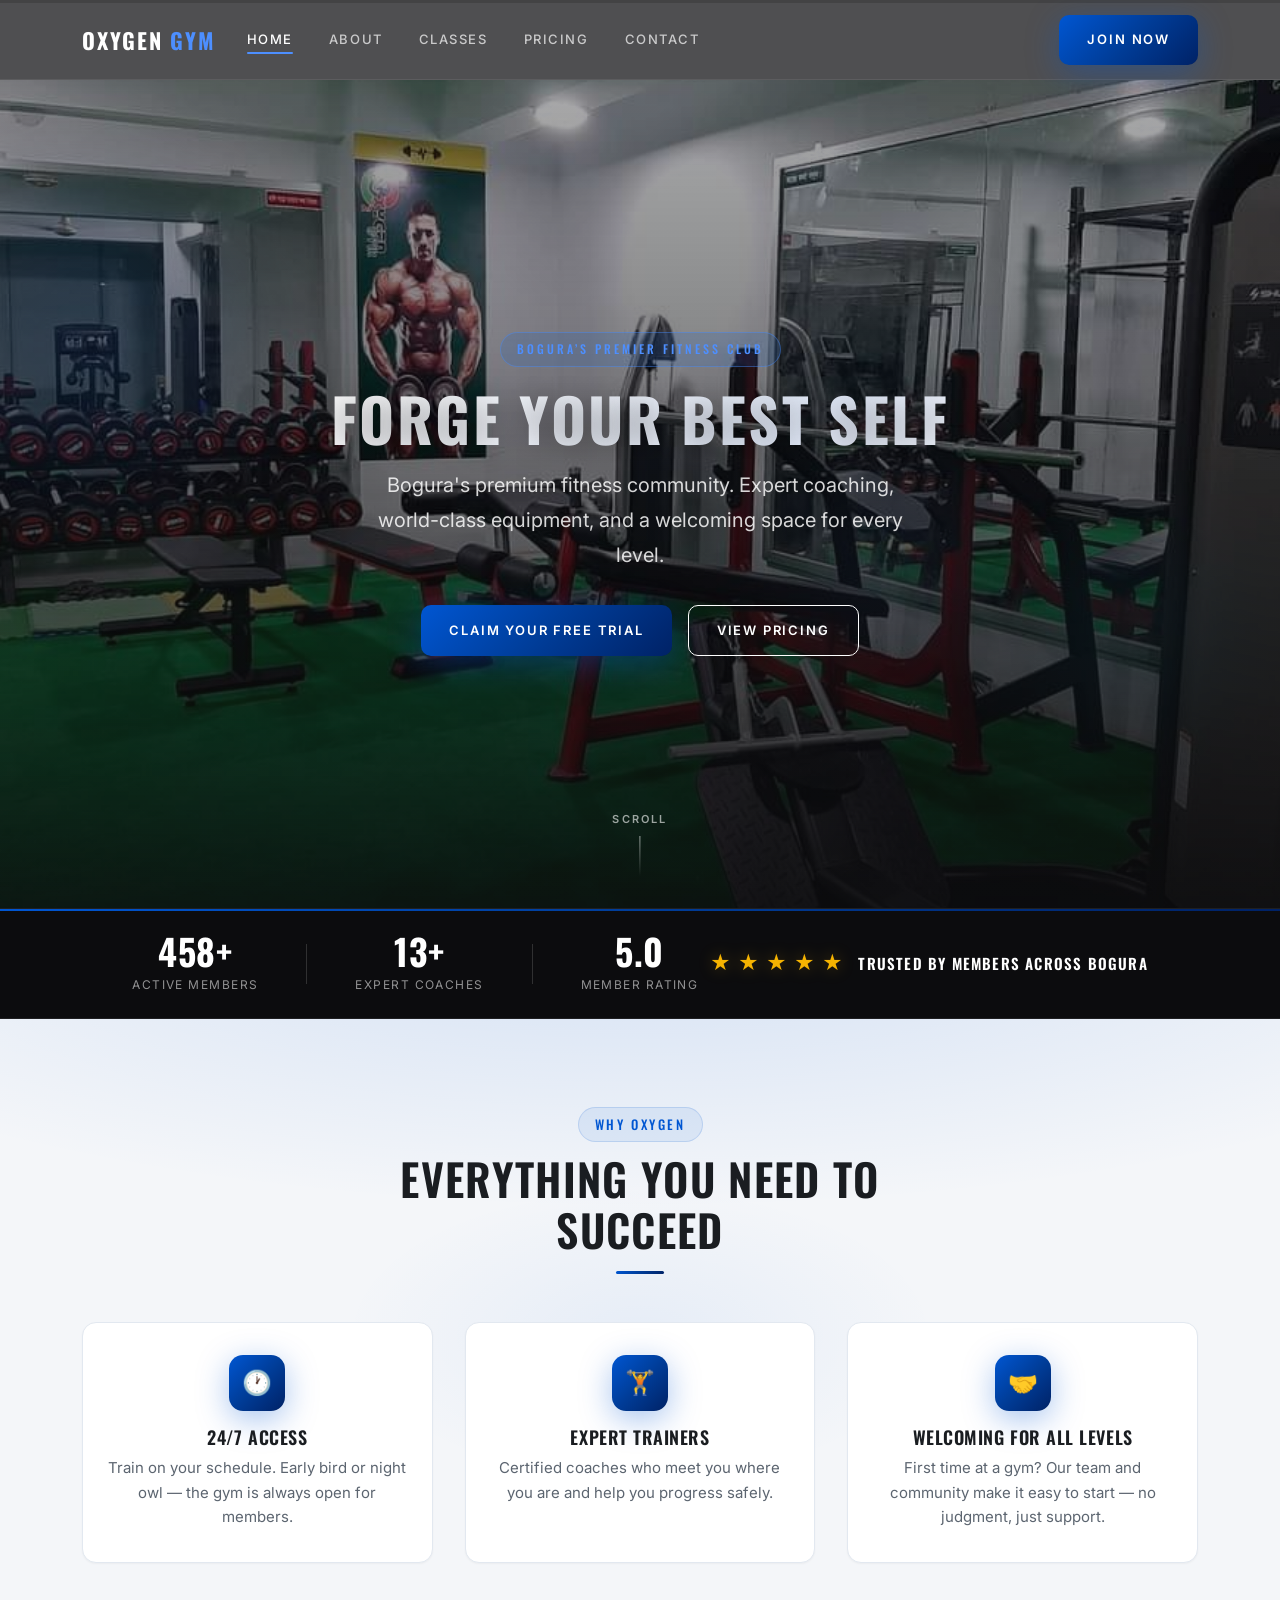
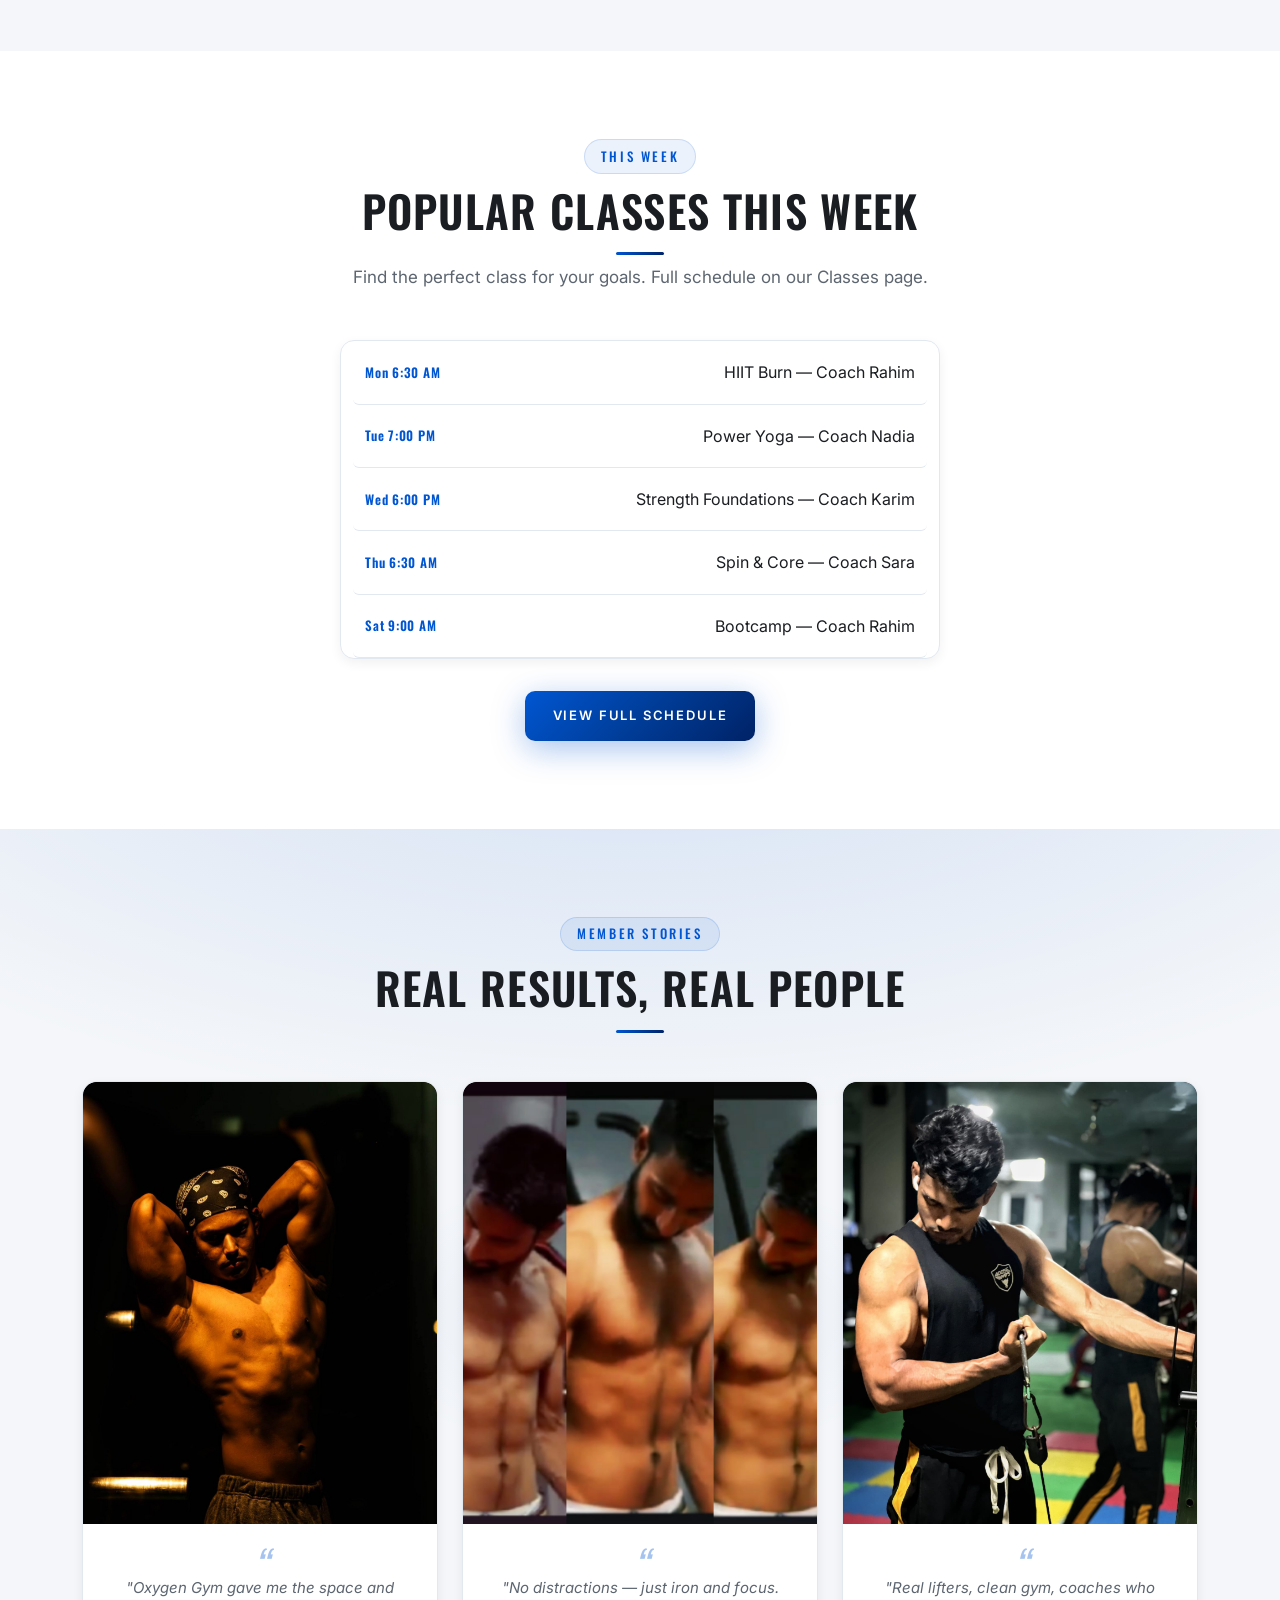
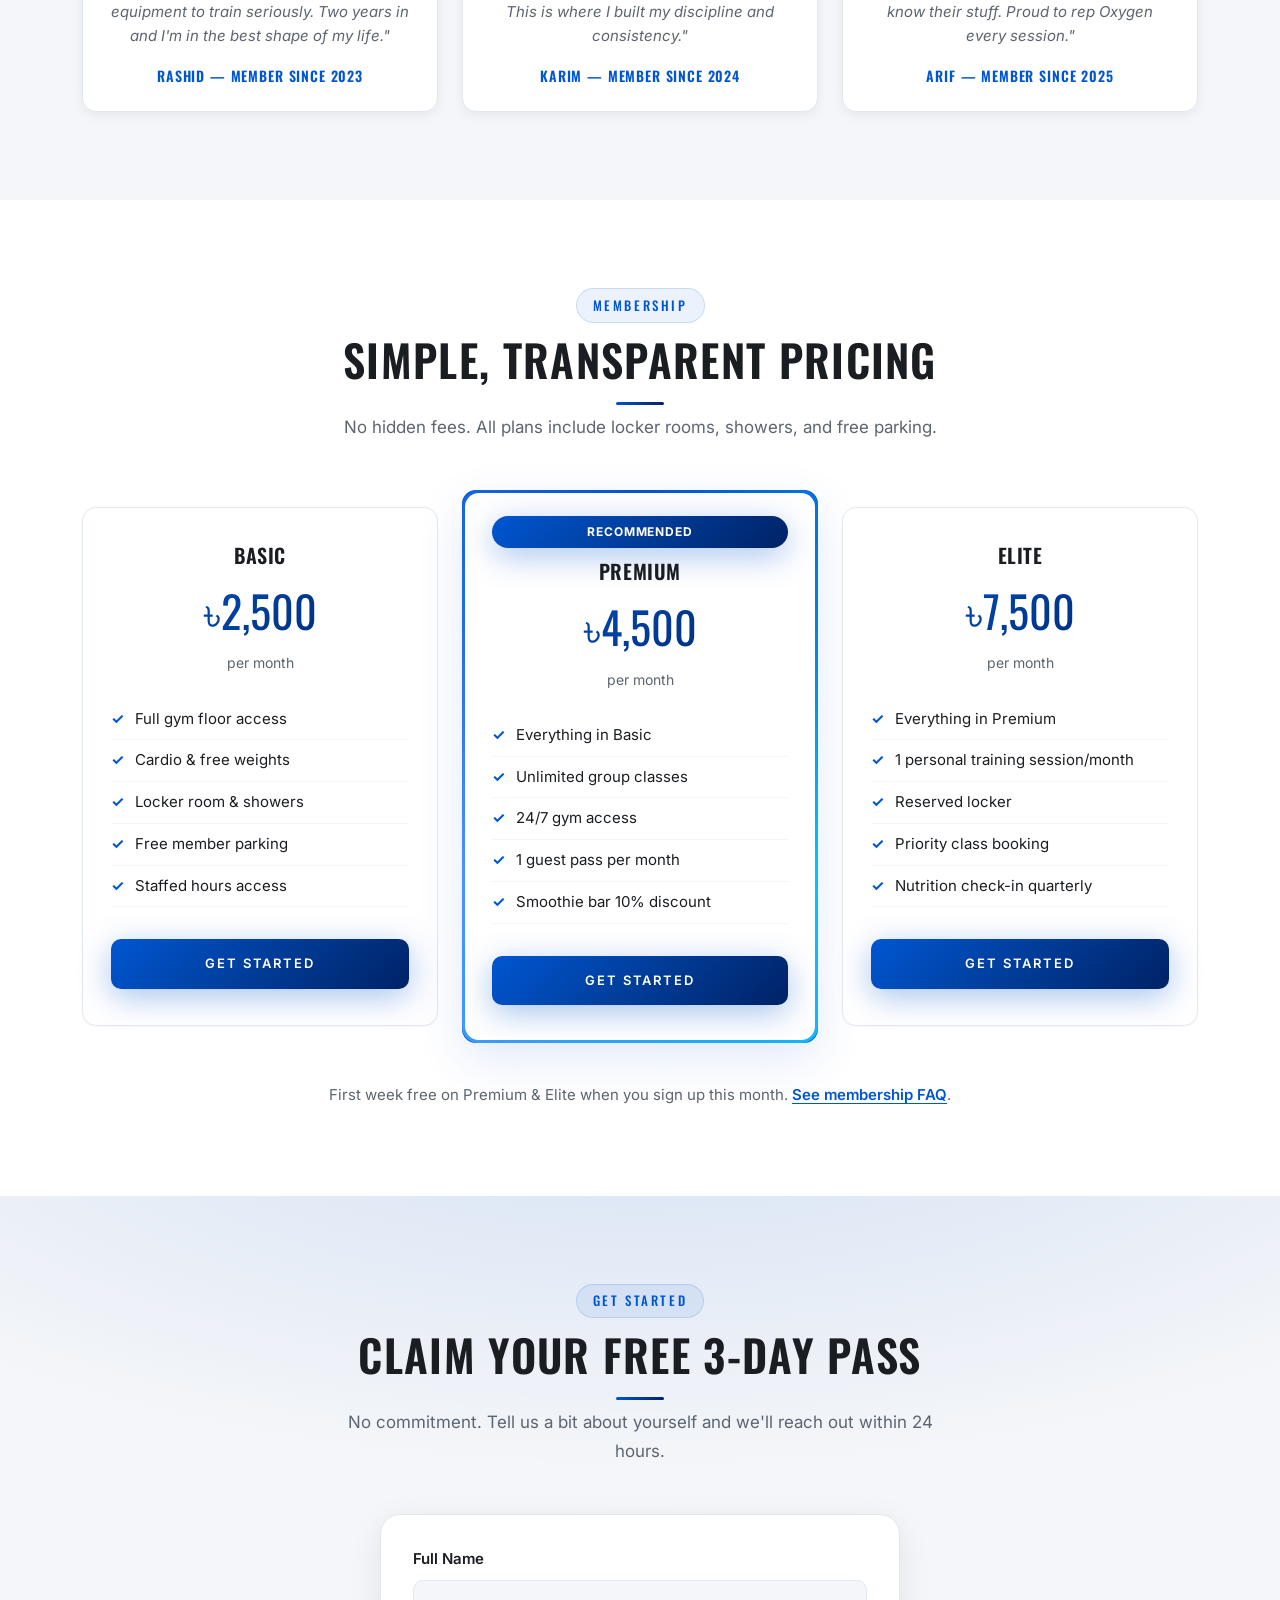
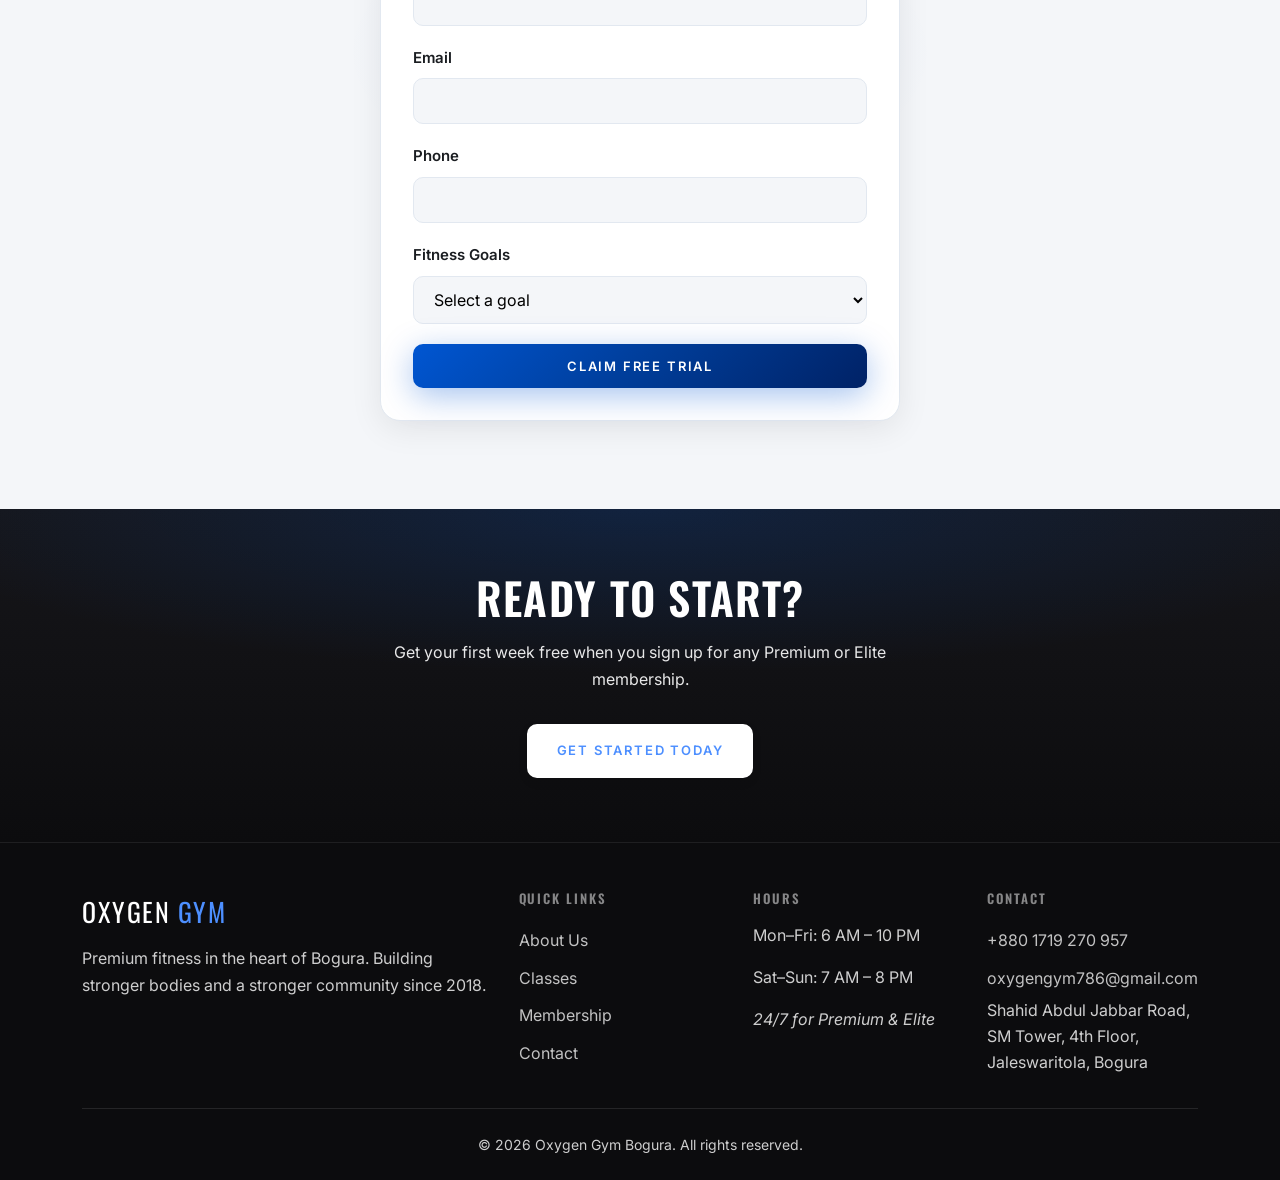
<file: index.html>
<!DOCTYPE html>
<html lang="en">
<head>
  <meta charset="UTF-8">
  <meta name="viewport" content="width=device-width, initial-scale=1.0">
  <title>Oxygen Gym Bogura | Forge Your Best Self — Free Trial</title>
  <meta name="description" content="Premium fitness in Bogura. 24/7 access, expert trainers, group classes. Claim your free trial at Oxygen Gym today.">
  <meta property="og:title" content="Oxygen Gym Bogura | Forge Your Best Self">
  <meta property="og:description" content="Premium fitness in Bogura. Claim your free trial today.">
  <meta property="og:type" content="website">
  <meta property="og:image" content="https://images.unsplash.com/photo-1534438327276-14e5300c3a48?w=1200">
  <link rel="preconnect" href="https://fonts.googleapis.com">
  <link rel="preconnect" href="https://fonts.gstatic.com" crossorigin>
  <link href="https://fonts.googleapis.com/css2?family=Inter:wght@400;500;600;700&family=Oswald:wght@400;500;600;700&display=swap" rel="stylesheet">
  <link rel="stylesheet" href="css/variables.css">
  <link rel="stylesheet" href="css/base.css">
  <link rel="stylesheet" href="css/components.css">
  <link rel="stylesheet" href="css/pages.css">
  <link rel="stylesheet" href="css/premium.css">
  <link rel="stylesheet" href="css/animations.css">
  <link rel="icon" href="data:image/svg+xml,<svg xmlns='http://www.w3.org/2000/svg' viewBox='0 0 100 100'><text y='.9em' font-size='90'>💪</text></svg>">
  <script type="application/ld+json">
  {
    "@context": "https://schema.org",
    "@type": "HealthClub",
    "name": "Oxygen Gym",
    "description": "Premium fitness center in Bogura, Bangladesh",
    "address": {
      "@type": "PostalAddress",
      "streetAddress": "Shahid Abdul Jabbar Road, SM Tower, 4th Floor, Jaleswaritola, Bogura",
      "addressLocality": "Bogura",
      "addressCountry": "BD"
    },
    "telephone": "+880-1712-345678",
    "email": "oxygengym786@gmail.com",
    "openingHoursSpecification": [
      {
        "@type": "OpeningHoursSpecification",
        "dayOfWeek": ["Monday","Tuesday","Wednesday","Thursday","Friday"],
        "opens": "06:00",
        "closes": "22:00"
      },
      {
        "@type": "OpeningHoursSpecification",
        "dayOfWeek": ["Saturday","Sunday"],
        "opens": "07:00",
        "closes": "20:00"
      }
    ]
  }
  </script>
</head>
<body>
  <header class="site-header">
    <div class="container site-header__inner">
      <a href="index.html" class="site-logo">Oxygen <span>Gym</span></a>
      <nav class="site-nav" aria-label="Main navigation">
        <ul class="site-nav__list">
          <li><a href="index.html" class="site-nav__link" data-nav>Home</a></li>
          <li><a href="about.html" class="site-nav__link" data-nav>About</a></li>
          <li><a href="classes.html" class="site-nav__link" data-nav>Classes</a></li>
          <li><a href="membership.html" class="site-nav__link" data-nav>Pricing</a></li>
          <li><a href="contact.html" class="site-nav__link" data-nav>Contact</a></li>
        </ul>
      </nav>
      <a href="contact.html" class="btn btn--primary header-cta" data-track="join_now_header">Join Now</a>
      <button class="menu-toggle" type="button" aria-label="Open menu" aria-expanded="false" aria-controls="mobile-nav">
        <span class="menu-toggle__bar"></span>
        <span class="menu-toggle__bar"></span>
        <span class="menu-toggle__bar"></span>
      </button>
    </div>
    <nav id="mobile-nav" class="mobile-nav" aria-label="Mobile navigation">
      <ul class="mobile-nav__list">
        <li><a href="index.html" class="mobile-nav__link" data-nav>Home</a></li>
        <li><a href="about.html" class="mobile-nav__link" data-nav>About</a></li>
        <li><a href="classes.html" class="mobile-nav__link" data-nav>Classes</a></li>
        <li><a href="membership.html" class="mobile-nav__link" data-nav>Pricing</a></li>
        <li><a href="contact.html" class="mobile-nav__link" data-nav>Contact</a></li>
      </ul>
      <a href="contact.html" class="btn btn--primary" data-track="join_now_mobile">Join Now</a>
    </nav>
  </header>

  <main>
    <section class="hero">
      <div class="hero__bg" style="background-image: url('assets/images/image.png');" role="img" aria-label="Oxygen Gym facility"></div>
      <div class="hero__overlay" aria-hidden="true"></div>
      <div class="hero__orbs" aria-hidden="true">
        <span class="hero__orb hero__orb--1"></span>
        <span class="hero__orb hero__orb--2"></span>
        <span class="hero__orb hero__orb--3"></span>
      </div>
      <div class="hero__content">
        <p class="hero__eyebrow">Bogura&rsquo;s Premier Fitness Club</p>
        <h1>Forge Your Best Self</h1>
        <p class="hero__subtitle">Bogura's premium fitness community. Expert coaching, world-class equipment, and a welcoming space for every level.</p>
        <div class="hero__actions">
          <a href="#trial-form" class="btn btn--primary" data-track="claim_trial_hero">Claim Your Free Trial</a>
          <a href="membership.html" class="btn btn--outline">View Pricing</a>
        </div>
      </div>
      <div class="hero__scroll-hint" aria-hidden="true">Scroll</div>
    </section>

    <div class="social-proof">
      <div class="container social-proof__inner">
        <div class="social-proof__stats">
          <div class="social-proof__stat">
            <span class="social-proof__stat-value" data-counter data-target="500" data-suffix="+">0</span>
            <span class="social-proof__stat-label">Active Members</span>
          </div>
          <span class="social-proof__divider" aria-hidden="true"></span>
          <div class="social-proof__stat">
            <span class="social-proof__stat-value" data-counter data-target="15" data-suffix="+">0</span>
            <span class="social-proof__stat-label">Expert Coaches</span>
          </div>
          <span class="social-proof__divider" aria-hidden="true"></span>
          <div class="social-proof__stat">
            <span class="social-proof__stat-value">5.0</span>
            <span class="social-proof__stat-label">Member Rating</span>
          </div>
        </div>
        <div class="social-proof__stars" aria-label="5 out of 5 stars">
          <span>★</span><span>★</span><span>★</span><span>★</span><span>★</span>
        </div>
        <p class="social-proof__text">Trusted by members across Bogura</p>
      </div>
    </div>

    <section class="section section--light">
      <div class="container">
        <div class="section__header">
          <span class="section__label">Why Oxygen</span>
          <h2>Everything You Need to Succeed</h2>
        </div>
        <div class="grid-3">
          <article class="value-prop">
            <div class="value-prop__icon" aria-hidden="true">🕐</div>
            <h3 class="value-prop__title">24/7 Access</h3>
            <p class="value-prop__text">Train on your schedule. Early bird or night owl — the gym is always open for members.</p>
          </article>
          <article class="value-prop">
            <div class="value-prop__icon" aria-hidden="true">🏋️</div>
            <h3 class="value-prop__title">Expert Trainers</h3>
            <p class="value-prop__text">Certified coaches who meet you where you are and help you progress safely.</p>
          </article>
          <article class="value-prop">
            <div class="value-prop__icon" aria-hidden="true">🤝</div>
            <h3 class="value-prop__title">Welcoming for All Levels</h3>
            <p class="value-prop__text">First time at a gym? Our team and community make it easy to start — no judgment, just support.</p>
          </article>
        </div>
      </div>
    </section>

    <section class="section">
      <div class="container">
        <div class="section__header">
          <span class="section__label">This Week</span>
          <h2>Popular Classes This Week</h2>
          <p class="section__subtitle">Find the perfect class for your goals. Full schedule on our Classes page.</p>
        </div>
        <div class="schedule-preview">
          <div class="schedule-preview__item">
            <span class="schedule-preview__day">Mon 6:30 AM</span>
            <span>HIIT Burn — Coach Rahim</span>
          </div>
          <div class="schedule-preview__item">
            <span class="schedule-preview__day">Tue 7:00 PM</span>
            <span>Power Yoga — Coach Nadia</span>
          </div>
          <div class="schedule-preview__item">
            <span class="schedule-preview__day">Wed 6:00 PM</span>
            <span>Strength Foundations — Coach Karim</span>
          </div>
          <div class="schedule-preview__item">
            <span class="schedule-preview__day">Thu 6:30 AM</span>
            <span>Spin &amp; Core — Coach Sara</span>
          </div>
          <div class="schedule-preview__item">
            <span class="schedule-preview__day">Sat 9:00 AM</span>
            <span>Bootcamp — Coach Rahim</span>
          </div>
        </div>
        <p class="text-center" style="margin-top: 2rem;">
          <a href="classes.html" class="btn btn--primary">View Full Schedule</a>
        </p>
      </div>
    </section>

    <section class="section section--light">
      <div class="container">
        <div class="section__header">
          <span class="section__label">Member Stories</span>
          <h2>Real Results, Real People</h2>
        </div>
        <div class="member-stories-grid">
          <article class="member-story">
            <figure class="member-story__figure">
              <img class="member-story__photo" src="assets/images/gym_guy1.jpg" alt="Oxygen Gym member training" width="400" height="500" loading="lazy">
            </figure>
            <div class="member-story__content">
              <blockquote class="member-story__quote">"Oxygen Gym gave me the space and equipment to train seriously. Two years in and I'm in the best shape of my life."</blockquote>
              <cite class="member-story__name">Rashid — Member since 2023</cite>
            </div>
          </article>
          <article class="member-story">
            <figure class="member-story__figure">
              <img class="member-story__photo member-story__photo--center" src="assets/images/gym_guy3.jpg" alt="Oxygen Gym member focused on workout" width="400" height="500" loading="lazy">
            </figure>
            <div class="member-story__content">
              <blockquote class="member-story__quote">"No distractions — just iron and focus. This is where I built my discipline and consistency."</blockquote>
              <cite class="member-story__name">Karim — Member since 2024</cite>
            </div>
          </article>
          <article class="member-story">
            <figure class="member-story__figure">
              <img class="member-story__photo" src="assets/images/gym_guy4.jpg" alt="Oxygen Gym member using cable machine" width="400" height="500" loading="lazy">
            </figure>
            <div class="member-story__content">
              <blockquote class="member-story__quote">"Real lifters, clean gym, coaches who know their stuff. Proud to rep Oxygen every session."</blockquote>
              <cite class="member-story__name">Arif — Member since 2025</cite>
            </div>
          </article>
        </div>
      </div>
    </section>

    <section id="pricing" class="section">
      <div class="container">
        <div class="section__header">
          <span class="section__label">Membership</span>
          <h2>Simple, Transparent Pricing</h2>
          <p class="section__subtitle">No hidden fees. All plans include locker rooms, showers, and free parking.</p>
        </div>
        <div class="pricing-grid">
          <article class="pricing-card">
            <h3 class="pricing-card__name">Basic</h3>
            <p class="pricing-card__price">৳2,500</p>
            <p class="pricing-card__period">per month</p>
            <ul class="pricing-card__features">
              <li>Full gym floor access</li>
              <li>Cardio &amp; free weights</li>
              <li>Locker room &amp; showers</li>
              <li>Free member parking</li>
              <li>Staffed hours access</li>
            </ul>
            <a href="#trial-form" class="btn btn--primary btn--block" data-plan="basic" data-track="pricing_basic">Get Started</a>
          </article>
          <article class="pricing-card pricing-card--featured">
            <span class="pricing-card__badge">Recommended</span>
            <h3 class="pricing-card__name">Premium</h3>
            <p class="pricing-card__price">৳4,500</p>
            <p class="pricing-card__period">per month</p>
            <ul class="pricing-card__features">
              <li>Everything in Basic</li>
              <li>Unlimited group classes</li>
              <li>24/7 gym access</li>
              <li>1 guest pass per month</li>
              <li>Smoothie bar 10% discount</li>
            </ul>
            <a href="#trial-form" class="btn btn--primary btn--block" data-plan="premium" data-track="pricing_premium">Get Started</a>
          </article>
          <article class="pricing-card">
            <h3 class="pricing-card__name">Elite</h3>
            <p class="pricing-card__price">৳7,500</p>
            <p class="pricing-card__period">per month</p>
            <ul class="pricing-card__features">
              <li>Everything in Premium</li>
              <li>1 personal training session/month</li>
              <li>Reserved locker</li>
              <li>Priority class booking</li>
              <li>Nutrition check-in quarterly</li>
            </ul>
            <a href="#trial-form" class="btn btn--primary btn--block" data-plan="elite" data-track="pricing_elite">Get Started</a>
          </article>
        </div>
        <p class="membership-note">First week free on Premium &amp; Elite when you sign up this month. <a href="membership.html">See membership FAQ</a>.</p>
      </div>
    </section>

    <section id="trial-form" class="section section--light trial-form-section">
      <div class="container">
        <div class="section__header">
          <span class="section__label">Get Started</span>
          <h2>Claim Your Free 3-Day Pass</h2>
          <p class="section__subtitle">No commitment. Tell us a bit about yourself and we'll reach out within 24 hours.</p>
        </div>
        <div class="form-card" style="max-width: 520px; margin-inline: auto;">
          <form name="trial-request" method="POST" data-netlify="true" netlify-honeypot="bot-field" action="/thank-you.html">
            <input type="hidden" name="form-name" value="trial-request">
            <p class="visually-hidden">
              <label>Don't fill this out: <input name="bot-field"></label>
            </p>
            <input type="hidden" name="source" value="homepage">
            <input type="hidden" name="plan" id="trial-plan" value="">
            <div class="form-group">
              <label for="trial-name">Full Name</label>
              <input type="text" id="trial-name" name="name" required autocomplete="name">
            </div>
            <div class="form-group">
              <label for="trial-email">Email</label>
              <input type="email" id="trial-email" name="email" required autocomplete="email">
            </div>
            <div class="form-group">
              <label for="trial-phone">Phone</label>
              <input type="tel" id="trial-phone" name="phone" required autocomplete="tel">
            </div>
            <div class="form-group">
              <label for="trial-goals">Fitness Goals</label>
              <select id="trial-goals" name="goals" required>
                <option value="">Select a goal</option>
                <option value="weight-loss">Weight Loss</option>
                <option value="build-muscle">Build Muscle</option>
                <option value="classes">Group Classes</option>
                <option value="general">General Fitness</option>
              </select>
            </div>
            <button type="submit" class="btn btn--primary btn--block" data-track="trial_form_submit">Claim Free Trial</button>
          </form>
        </div>
      </div>
    </section>

    <section class="section section--dark cta-band">
      <div class="container">
        <h2>Ready to Start?</h2>
        <p>Get your first week free when you sign up for any Premium or Elite membership.</p>
        <a href="contact.html" class="btn btn--light" data-track="final_cta">Get Started Today</a>
      </div>
    </section>
  </main>

  <footer class="site-footer">
    <div class="container">
      <div class="site-footer__grid">
        <div>
          <p class="site-footer__brand">Oxygen <span>Gym</span></p>
          <p>Premium fitness in the heart of Bogura. Building stronger bodies and a stronger community since 2018.</p>
        </div>
        <div>
          <h4>Quick Links</h4>
          <a href="about.html">About Us</a>
          <a href="classes.html">Classes</a>
          <a href="membership.html">Membership</a>
          <a href="contact.html">Contact</a>
        </div>
        <div>
          <h4>Hours</h4>
          <p>Mon–Fri: 6 AM – 10 PM</p>
          <p>Sat–Sun: 7 AM – 8 PM</p>
          <p><em>24/7 for Premium &amp; Elite</em></p>
        </div>
        <div>
          <h4>Contact</h4>
          <a href="tel:+8801719270957">+880 1719 270 957</a>
          <a href="mailto:oxygengym786@gmail.com">oxygengym786@gmail.com</a>
          <p>Shahid Abdul Jabbar Road, SM Tower, 4th Floor, Jaleswaritola, Bogura</p>
        </div>
      </div>
      <div class="site-footer__bottom">
        <p>&copy; 2026 Oxygen Gym Bogura. All rights reserved.</p>
      </div>
    </div>
  </footer>

  <!-- Netlify form detection (hidden) -->
  <form name="lead-capture" netlify netlify-honeypot="bot-field" hidden>
    <input type="text" name="name">
    <input type="email" name="email">
    <input type="tel" name="phone">
    <select name="goals"></select>
    <input type="hidden" name="source">
    <input type="hidden" name="plan">
    <input type="hidden" name="membership-tier">
    <textarea name="message"></textarea>
  </form>

  <script src="js/main.js" defer></script>
  <script src="js/animations.js" defer></script>
</body>
</html>
</file>
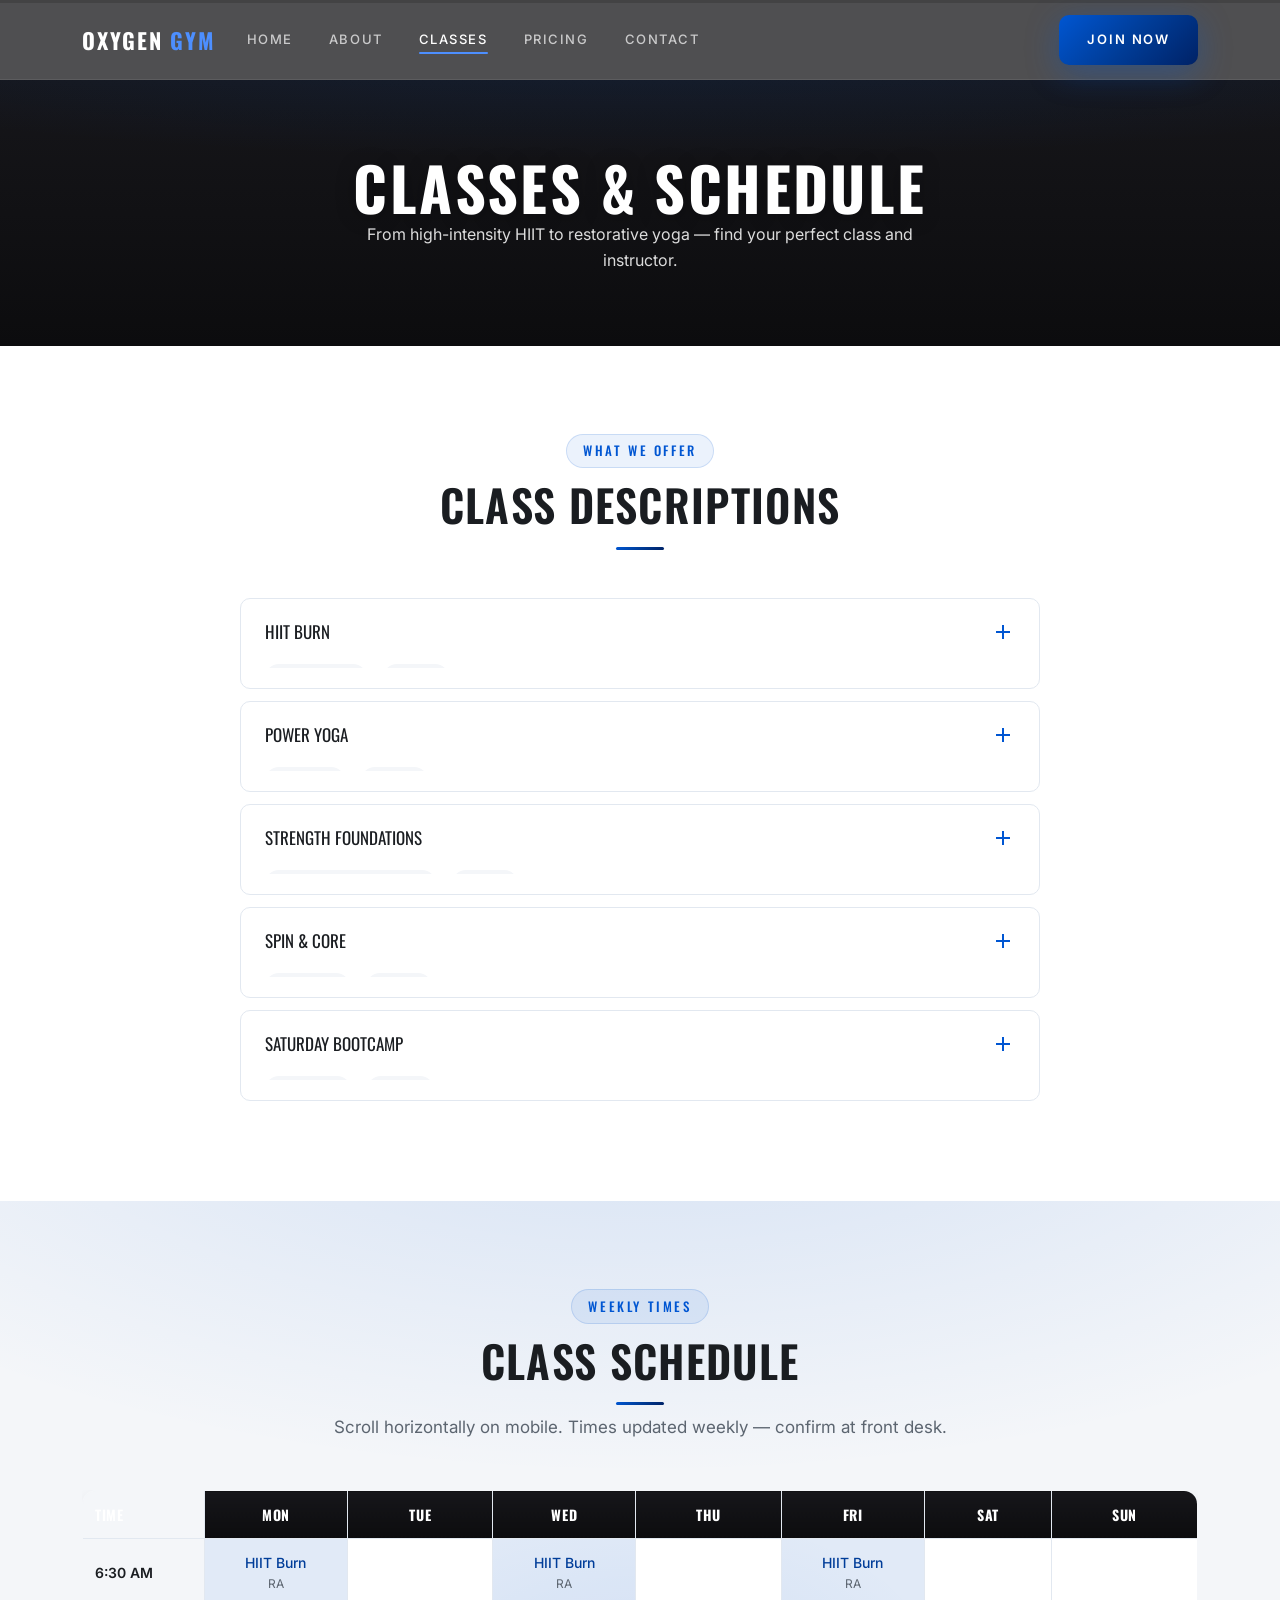
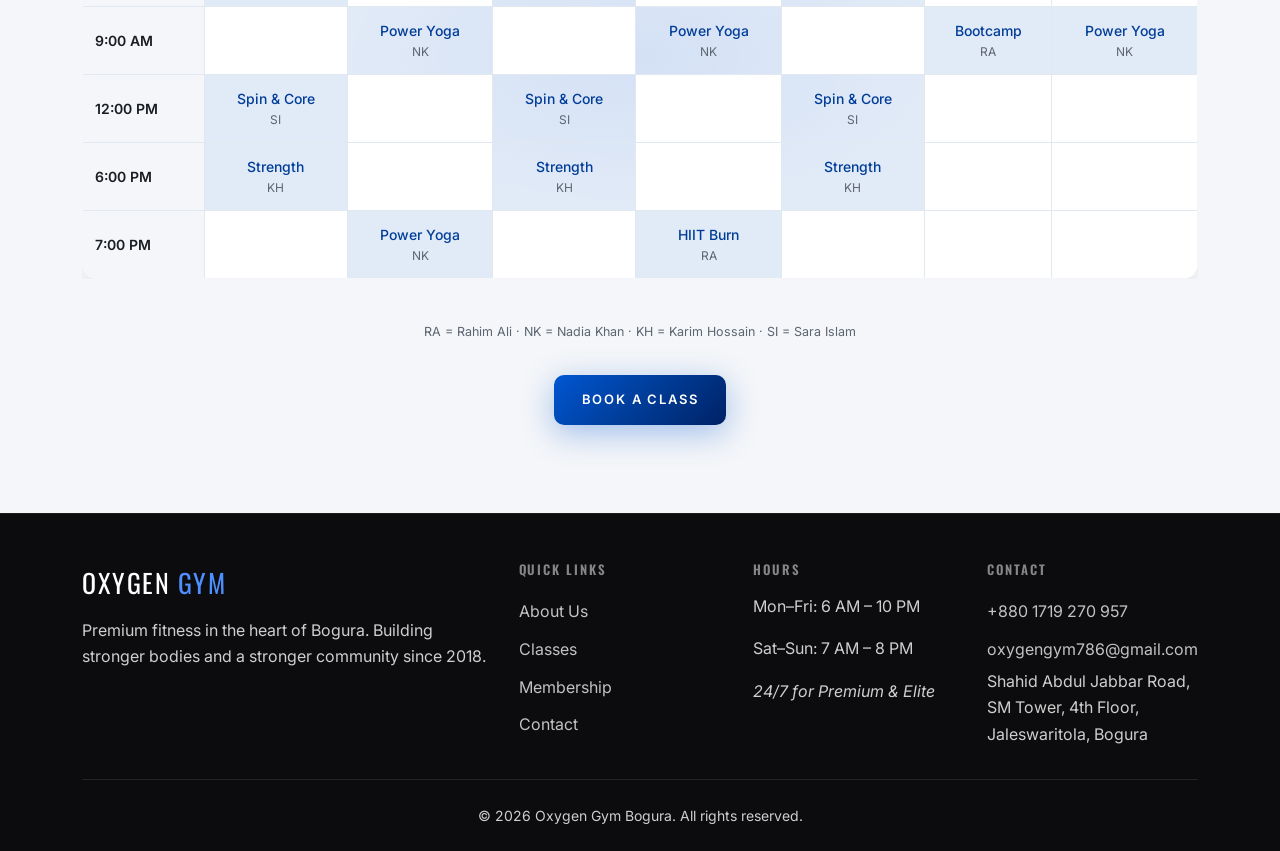
<file: classes.html>
<!DOCTYPE html>
<html lang="en">
<head>
  <meta charset="UTF-8">
  <meta name="viewport" content="width=device-width, initial-scale=1.0">
  <title>Classes &amp; Schedule | Oxygen Gym Bogura</title>
  <meta name="description" content="HIIT, yoga, strength, spin and more at Oxygen Gym Bogura. View class descriptions and our weekly schedule. Book your spot today.">
  <link rel="preconnect" href="https://fonts.googleapis.com">
  <link rel="preconnect" href="https://fonts.gstatic.com" crossorigin>
  <link href="https://fonts.googleapis.com/css2?family=Inter:wght@400;500;600;700&family=Oswald:wght@400;500;600;700&display=swap" rel="stylesheet">
  <link rel="stylesheet" href="css/variables.css">
  <link rel="stylesheet" href="css/base.css">
  <link rel="stylesheet" href="css/components.css">
  <link rel="stylesheet" href="css/pages.css">
  <link rel="stylesheet" href="css/premium.css">
  <link rel="stylesheet" href="css/animations.css">
  <link rel="icon" href="data:image/svg+xml,<svg xmlns='http://www.w3.org/2000/svg' viewBox='0 0 100 100'><text y='.9em' font-size='90'>💪</text></svg>">
</head>
<body>
  <header class="site-header">
    <div class="container site-header__inner">
      <a href="index.html" class="site-logo">Oxygen <span>Gym</span></a>
      <nav class="site-nav" aria-label="Main navigation">
        <ul class="site-nav__list">
          <li><a href="index.html" class="site-nav__link" data-nav>Home</a></li>
          <li><a href="about.html" class="site-nav__link" data-nav>About</a></li>
          <li><a href="classes.html" class="site-nav__link" data-nav>Classes</a></li>
          <li><a href="membership.html" class="site-nav__link" data-nav>Pricing</a></li>
          <li><a href="contact.html" class="site-nav__link" data-nav>Contact</a></li>
        </ul>
      </nav>
      <a href="contact.html" class="btn btn--primary header-cta">Join Now</a>
      <button class="menu-toggle" type="button" aria-label="Open menu" aria-expanded="false" aria-controls="mobile-nav">
        <span class="menu-toggle__bar"></span>
        <span class="menu-toggle__bar"></span>
        <span class="menu-toggle__bar"></span>
      </button>
    </div>
    <nav id="mobile-nav" class="mobile-nav" aria-label="Mobile navigation">
      <ul class="mobile-nav__list">
        <li><a href="index.html" class="mobile-nav__link" data-nav>Home</a></li>
        <li><a href="about.html" class="mobile-nav__link" data-nav>About</a></li>
        <li><a href="classes.html" class="mobile-nav__link" data-nav>Classes</a></li>
        <li><a href="membership.html" class="mobile-nav__link" data-nav>Pricing</a></li>
        <li><a href="contact.html" class="mobile-nav__link" data-nav>Contact</a></li>
      </ul>
      <a href="contact.html" class="btn btn--primary">Join Now</a>
    </nav>
  </header>

  <main>
    <section class="page-hero">
      <div class="container">
        <h1>Classes &amp; Schedule</h1>
        <p>From high-intensity HIIT to restorative yoga — find your perfect class and instructor.</p>
      </div>
    </section>

    <section class="section">
      <div class="container">
        <div class="section__header">
          <span class="section__label">What We Offer</span>
          <h2>Class Descriptions</h2>
        </div>
        <div class="accordion">
          <div class="accordion__item">
            <button class="accordion__trigger" type="button" aria-expanded="false" aria-controls="class-hiit">
              HIIT Burn
              <span class="accordion__icon" aria-hidden="true"></span>
            </button>
            <div id="class-hiit" class="accordion__panel" role="region">
              <div class="accordion__meta">
                <span>Intermediate</span>
                <span>45 min</span>
              </div>
              <p>High-intensity intervals designed to torch calories and boost cardiovascular fitness. Expect circuits, bodyweight moves, and short rest periods.</p>
              <ul>
                <li>Full-body conditioning</li>
                <li>Modifications available for all levels</li>
                <li>Bring a towel and water bottle</li>
              </ul>
            </div>
          </div>
          <div class="accordion__item">
            <button class="accordion__trigger" type="button" aria-expanded="false" aria-controls="class-yoga">
              Power Yoga
              <span class="accordion__icon" aria-hidden="true"></span>
            </button>
            <div id="class-yoga" class="accordion__panel" role="region">
              <div class="accordion__meta">
                <span>Beginner</span>
                <span>60 min</span>
              </div>
              <p>Flow-based yoga blending strength, flexibility, and breathwork. Ideal for stress relief and improving mobility after heavy lifting days.</p>
              <ul>
                <li>All experience levels welcome</li>
                <li>Mats provided — wear comfortable clothing</li>
                <li>Great complement to strength training</li>
              </ul>
            </div>
          </div>
          <div class="accordion__item">
            <button class="accordion__trigger" type="button" aria-expanded="false" aria-controls="class-strength">
              Strength Foundations
              <span class="accordion__icon" aria-hidden="true"></span>
            </button>
            <div id="class-strength" class="accordion__panel" role="region">
              <div class="accordion__meta">
                <span>Beginner – Intermediate</span>
                <span>50 min</span>
              </div>
              <p>Learn proper form for squats, deadlifts, presses, and rows. Build confidence with barbells and dumbbells in a coached group setting.</p>
              <ul>
                <li>Technique-focused coaching</li>
                <li>Progressive programming each week</li>
                <li>Perfect for new lifters</li>
              </ul>
            </div>
          </div>
          <div class="accordion__item">
            <button class="accordion__trigger" type="button" aria-expanded="false" aria-controls="class-spin">
              Spin &amp; Core
              <span class="accordion__icon" aria-hidden="true"></span>
            </button>
            <div id="class-spin" class="accordion__panel" role="region">
              <div class="accordion__meta">
                <span>All Levels</span>
                <span>45 min</span>
              </div>
              <p>Indoor cycling combined with targeted core work. Ride to the beat, then finish with abs and stability exercises.</p>
              <ul>
                <li>Adjustable bike resistance</li>
                <li>High-energy music and coaching</li>
                <li>Low impact on joints</li>
              </ul>
            </div>
          </div>
          <div class="accordion__item">
            <button class="accordion__trigger" type="button" aria-expanded="false" aria-controls="class-bootcamp">
              Saturday Bootcamp
              <span class="accordion__icon" aria-hidden="true"></span>
            </button>
            <div id="class-bootcamp" class="accordion__panel" role="region">
              <div class="accordion__meta">
                <span>Advanced</span>
                <span>60 min</span>
              </div>
              <p>Outdoor-style training indoors. Sled pushes, battle ropes, kettlebells, and team challenges. Not for the faint of heart.</p>
              <ul>
                <li>Maximum calorie burn</li>
                <li>Team atmosphere and accountability</li>
                <li>Arrive 10 minutes early to warm up</li>
              </ul>
            </div>
          </div>
        </div>
      </div>
    </section>

    <section class="section section--light">
      <div class="container">
        <div class="section__header">
          <span class="section__label">Weekly Times</span>
          <h2>Class Schedule</h2>
          <p class="section__subtitle">Scroll horizontally on mobile. Times updated weekly — confirm at front desk.</p>
        </div>
        <!-- Future: replace table with Mindbody/Glofox embed in .schedule-embed -->
        <div class="schedule-embed">
          <div class="table-responsive">
            <table class="schedule-table">
              <thead>
                <tr>
                  <th>Time</th>
                  <th>Mon</th>
                  <th>Tue</th>
                  <th>Wed</th>
                  <th>Thu</th>
                  <th>Fri</th>
                  <th>Sat</th>
                  <th>Sun</th>
                </tr>
              </thead>
              <tbody>
                <tr>
                  <td>6:30 AM</td>
                  <td class="class-cell">HIIT Burn<small>RA</small></td>
                  <td></td>
                  <td class="class-cell">HIIT Burn<small>RA</small></td>
                  <td></td>
                  <td class="class-cell">HIIT Burn<small>RA</small></td>
                  <td></td>
                  <td></td>
                </tr>
                <tr>
                  <td>9:00 AM</td>
                  <td></td>
                  <td class="class-cell">Power Yoga<small>NK</small></td>
                  <td></td>
                  <td class="class-cell">Power Yoga<small>NK</small></td>
                  <td></td>
                  <td class="class-cell">Bootcamp<small>RA</small></td>
                  <td class="class-cell">Power Yoga<small>NK</small></td>
                </tr>
                <tr>
                  <td>12:00 PM</td>
                  <td class="class-cell">Spin &amp; Core<small>SI</small></td>
                  <td></td>
                  <td class="class-cell">Spin &amp; Core<small>SI</small></td>
                  <td></td>
                  <td class="class-cell">Spin &amp; Core<small>SI</small></td>
                  <td></td>
                  <td></td>
                </tr>
                <tr>
                  <td>6:00 PM</td>
                  <td class="class-cell">Strength<small>KH</small></td>
                  <td></td>
                  <td class="class-cell">Strength<small>KH</small></td>
                  <td></td>
                  <td class="class-cell">Strength<small>KH</small></td>
                  <td></td>
                  <td></td>
                </tr>
                <tr>
                  <td>7:00 PM</td>
                  <td></td>
                  <td class="class-cell">Power Yoga<small>NK</small></td>
                  <td></td>
                  <td class="class-cell">HIIT Burn<small>RA</small></td>
                  <td></td>
                  <td></td>
                  <td></td>
                </tr>
              </tbody>
            </table>
          </div>
          <p class="membership-note"><small>RA = Rahim Ali · NK = Nadia Khan · KH = Karim Hossain · SI = Sara Islam</small></p>
        </div>
        <p class="text-center" style="margin-top: 2rem;">
          <a href="contact.html" class="btn btn--primary">Book a Class</a>
        </p>
      </div>
    </section>
  </main>

  <footer class="site-footer">
    <div class="container">
      <div class="site-footer__grid">
        <div>
          <p class="site-footer__brand">Oxygen <span>Gym</span></p>
          <p>Premium fitness in the heart of Bogura. Building stronger bodies and a stronger community since 2018.</p>
        </div>
        <div>
          <h4>Quick Links</h4>
          <a href="about.html">About Us</a>
          <a href="classes.html">Classes</a>
          <a href="membership.html">Membership</a>
          <a href="contact.html">Contact</a>
        </div>
        <div>
          <h4>Hours</h4>
          <p>Mon–Fri: 6 AM – 10 PM</p>
          <p>Sat–Sun: 7 AM – 8 PM</p>
          <p><em>24/7 for Premium &amp; Elite</em></p>
        </div>
        <div>
          <h4>Contact</h4>
          <a href="tel:+8801719270957">+880 1719 270 957</a>
          <a href="mailto:oxygengym786@gmail.com">oxygengym786@gmail.com</a>
          <p>Shahid Abdul Jabbar Road, SM Tower, 4th Floor, Jaleswaritola, Bogura</p>
        </div>
      </div>
      <div class="site-footer__bottom">
        <p>&copy; 2026 Oxygen Gym Bogura. All rights reserved.</p>
      </div>
    </div>
  </footer>

  <script src="js/main.js" defer></script>
  <script src="js/animations.js" defer></script>
</body>
</html>
</file>
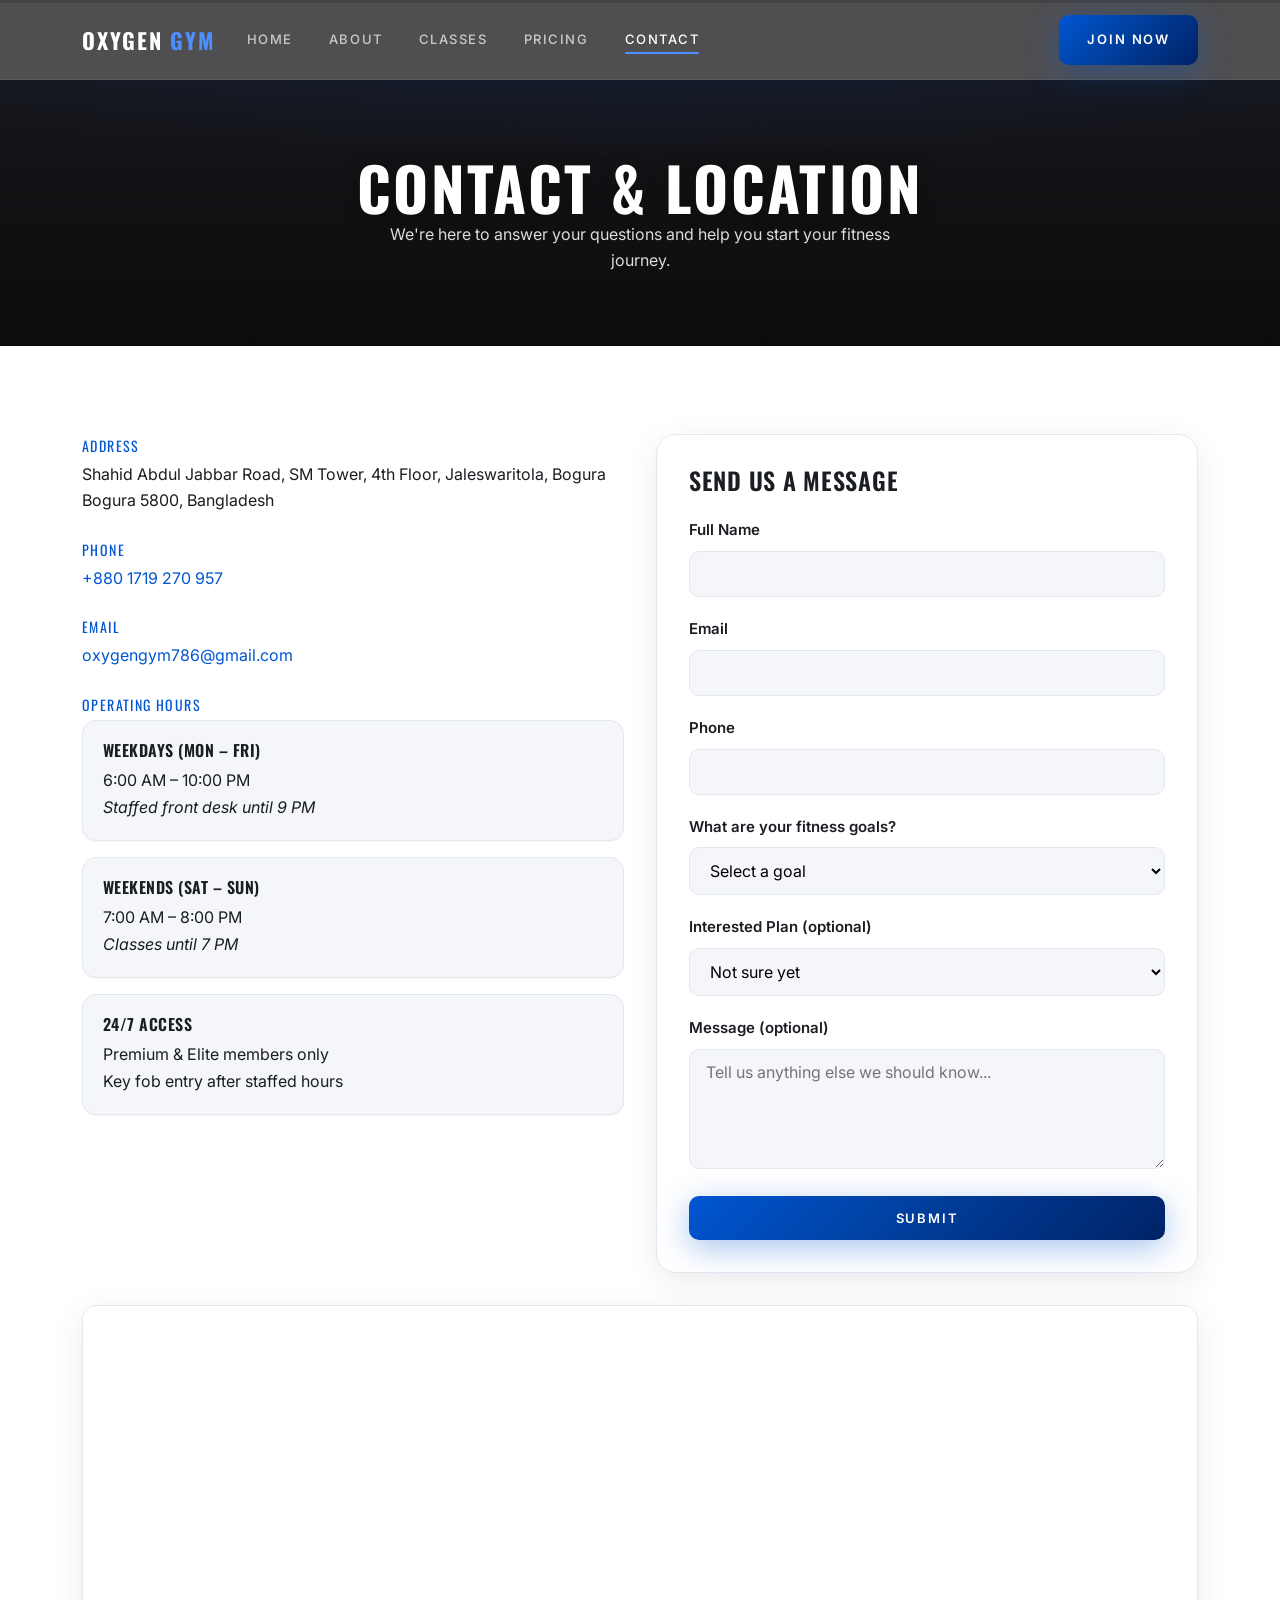
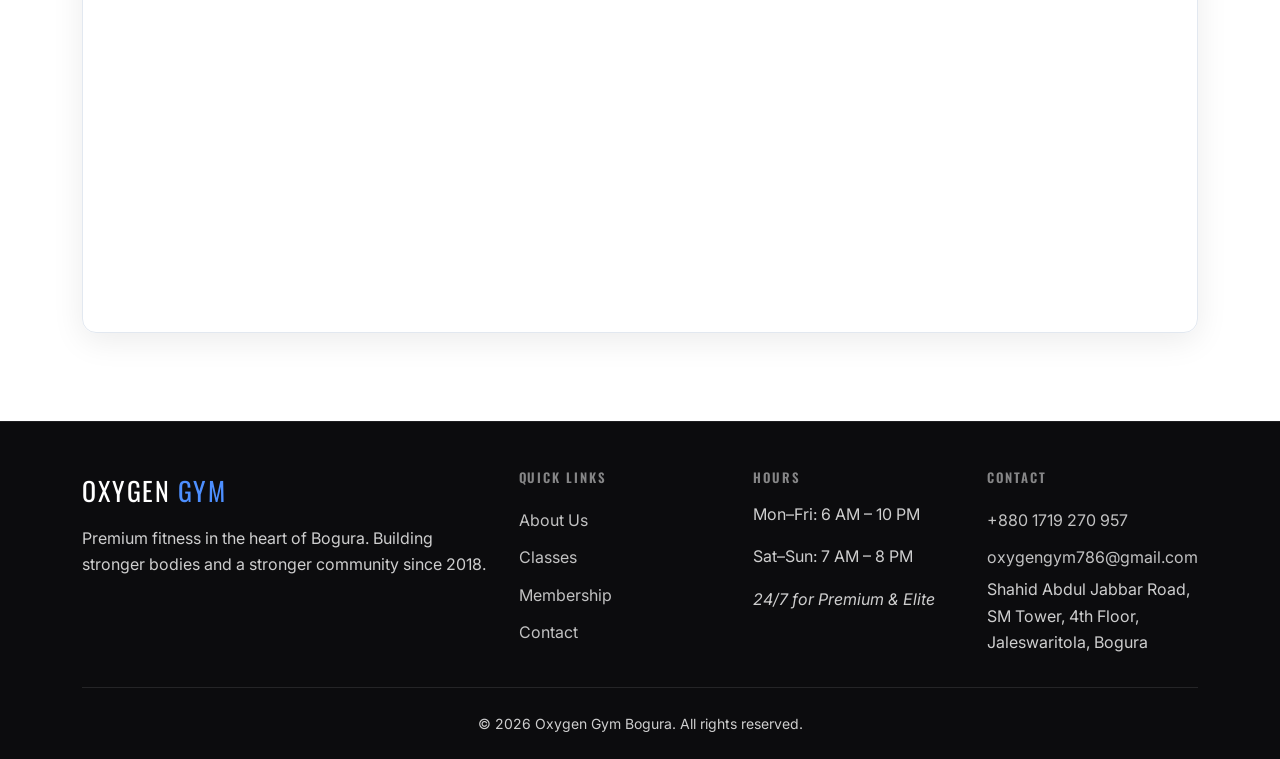
<file: contact.html>
<!DOCTYPE html>
<html lang="en">
<head>
  <meta charset="UTF-8">
  <meta name="viewport" content="width=device-width, initial-scale=1.0">
  <title>Contact &amp; Location | Oxygen Gym Bogura</title>
  <meta name="description" content="Visit Oxygen Gym on Shahid Abdul Jabbar Road, SM Tower, 4th Floor, Jaleswaritola, Bogura. Call, email, or send us a message. Free trial and membership inquiries welcome.">
  <link rel="preconnect" href="https://fonts.googleapis.com">
  <link rel="preconnect" href="https://fonts.gstatic.com" crossorigin>
  <link href="https://fonts.googleapis.com/css2?family=Inter:wght@400;500;600;700&family=Oswald:wght@400;500;600;700&display=swap" rel="stylesheet">
  <link rel="stylesheet" href="css/variables.css">
  <link rel="stylesheet" href="css/base.css">
  <link rel="stylesheet" href="css/components.css">
  <link rel="stylesheet" href="css/pages.css">
  <link rel="stylesheet" href="css/premium.css">
  <link rel="stylesheet" href="css/animations.css">
  <link rel="icon" href="data:image/svg+xml,<svg xmlns='http://www.w3.org/2000/svg' viewBox='0 0 100 100'><text y='.9em' font-size='90'>💪</text></svg>">
  <script type="application/ld+json">
  {
    "@context": "https://schema.org",
    "@type": "HealthClub",
    "name": "Oxygen Gym",
    "image": "https://images.unsplash.com/photo-1534438327276-14e5300c3a48?w=1200",
    "url": "https://oxygengym.bd",
    "telephone": "+880-1712-345678",
    "email": "oxygengym786@gmail.com",
    "address": {
      "@type": "PostalAddress",
      "streetAddress": "Shahid Abdul Jabbar Road, SM Tower, 4th Floor, Jaleswaritola, Bogura",
      "addressLocality": "Bogura",
      "postalCode": "5800",
      "addressCountry": "BD"
    },
    "geo": {
      "@type": "GeoCoordinates",
      "latitude": 24.8509,
      "longitude": 89.3711
    },
    "openingHoursSpecification": [
      {
        "@type": "OpeningHoursSpecification",
        "dayOfWeek": ["Monday","Tuesday","Wednesday","Thursday","Friday"],
        "opens": "06:00",
        "closes": "22:00"
      },
      {
        "@type": "OpeningHoursSpecification",
        "dayOfWeek": ["Saturday","Sunday"],
        "opens": "07:00",
        "closes": "20:00"
      }
    ]
  }
  </script>
</head>
<body>
  <header class="site-header">
    <div class="container site-header__inner">
      <a href="index.html" class="site-logo">Oxygen <span>Gym</span></a>
      <nav class="site-nav" aria-label="Main navigation">
        <ul class="site-nav__list">
          <li><a href="index.html" class="site-nav__link" data-nav>Home</a></li>
          <li><a href="about.html" class="site-nav__link" data-nav>About</a></li>
          <li><a href="classes.html" class="site-nav__link" data-nav>Classes</a></li>
          <li><a href="membership.html" class="site-nav__link" data-nav>Pricing</a></li>
          <li><a href="contact.html" class="site-nav__link" data-nav>Contact</a></li>
        </ul>
      </nav>
      <a href="contact.html" class="btn btn--primary header-cta">Join Now</a>
      <button class="menu-toggle" type="button" aria-label="Open menu" aria-expanded="false" aria-controls="mobile-nav">
        <span class="menu-toggle__bar"></span>
        <span class="menu-toggle__bar"></span>
        <span class="menu-toggle__bar"></span>
      </button>
    </div>
    <nav id="mobile-nav" class="mobile-nav" aria-label="Mobile navigation">
      <ul class="mobile-nav__list">
        <li><a href="index.html" class="mobile-nav__link" data-nav>Home</a></li>
        <li><a href="about.html" class="mobile-nav__link" data-nav>About</a></li>
        <li><a href="classes.html" class="mobile-nav__link" data-nav>Classes</a></li>
        <li><a href="membership.html" class="mobile-nav__link" data-nav>Pricing</a></li>
        <li><a href="contact.html" class="mobile-nav__link" data-nav>Contact</a></li>
      </ul>
      <a href="contact.html" class="btn btn--primary">Join Now</a>
    </nav>
  </header>

  <main>
    <section class="page-hero">
      <div class="container">
        <h1>Contact &amp; Location</h1>
        <p>We're here to answer your questions and help you start your fitness journey.</p>
      </div>
    </section>

    <section class="section">
      <div class="container">
        <div class="contact-grid">
          <div class="contact-info">
            <div class="contact-info__item">
              <p class="contact-info__label">Address</p>
              <p>Shahid Abdul Jabbar Road, SM Tower, 4th Floor, Jaleswaritola, Bogura<br>Bogura 5800, Bangladesh</p>
            </div>
            <div class="contact-info__item">
              <p class="contact-info__label">Phone</p>
              <p><a href="tel:+8801719270957">+880 1719 270 957</a></p>
            </div>
            <div class="contact-info__item">
              <p class="contact-info__label">Email</p>
                  <p><a href="mailto:oxygengym786@gmail.com">oxygengym786@gmail.com</a></p>
            </div>
            <div class="contact-info__item">
              <p class="contact-info__label">Operating Hours</p>
              <div class="hours-grid">
                <div class="hours-grid__block">
                  <h4>Weekdays (Mon – Fri)</h4>
                  <p>6:00 AM – 10:00 PM<br><em>Staffed front desk until 9 PM</em></p>
                </div>
                <div class="hours-grid__block">
                  <h4>Weekends (Sat – Sun)</h4>
                  <p>7:00 AM – 8:00 PM<br><em>Classes until 7 PM</em></p>
                </div>
                <div class="hours-grid__block">
                  <h4>24/7 Access</h4>
                  <p>Premium &amp; Elite members only<br>Key fob entry after staffed hours</p>
                </div>
              </div>
            </div>
          </div>
          <div class="form-card">
            <h2 style="margin-bottom: 1.5rem; font-size: 1.5rem;">Send Us a Message</h2>
            <form name="lead-capture" method="POST" data-netlify="true" netlify-honeypot="bot-field" action="/thank-you.html">
              <input type="hidden" name="form-name" value="lead-capture">
              <p class="visually-hidden">
                <label>Don't fill this out: <input name="bot-field"></label>
              </p>
              <input type="hidden" name="source" value="contact-page">
              <input type="hidden" name="membership-tier" id="membership-tier" value="">
              <div class="form-group">
                <label for="contact-name">Full Name</label>
                <input type="text" id="contact-name" name="name" required autocomplete="name">
              </div>
              <div class="form-group">
                <label for="contact-email">Email</label>
                <input type="email" id="contact-email" name="email" required autocomplete="email">
              </div>
              <div class="form-group">
                <label for="contact-phone">Phone</label>
                <input type="tel" id="contact-phone" name="phone" required autocomplete="tel">
              </div>
              <div class="form-group">
                <label for="contact-goals">What are your fitness goals?</label>
                <select id="contact-goals" name="goals" required>
                  <option value="">Select a goal</option>
                  <option value="weight-loss">Weight Loss</option>
                  <option value="build-muscle">Build Muscle</option>
                  <option value="classes">Group Classes</option>
                  <option value="general">General Fitness</option>
                </select>
              </div>
              <div class="form-group">
                <label for="contact-plan">Interested Plan (optional)</label>
                <select id="contact-plan" name="plan">
                  <option value="">Not sure yet</option>
                  <option value="basic">Basic — ৳2,500/mo</option>
                  <option value="premium">Premium — ৳4,500/mo</option>
                  <option value="elite">Elite — ৳7,500/mo</option>
                </select>
              </div>
              <div class="form-group">
                <label for="contact-message">Message (optional)</label>
                <textarea id="contact-message" name="message" placeholder="Tell us anything else we should know..."></textarea>
              </div>
              <button type="submit" class="btn btn--primary btn--block" data-track="lead_form_submit">Submit</button>
            </form>
          </div>
        </div>
        <div class="map-embed">
          <iframe
            src="https://www.google.com/maps/embed?pb=!1m18!1m12!1m3!1d3631.0!2d89.3711!3d24.8509!2m3!1f0!2f0!3f0!3m2!1i1024!2i768!4f13.1!3m3!1m2!1s0x39fe2f8b8b8b8b8b%3A0x0!2sBogura%2C%20Bangladesh!5e0!3m2!1sen!2sbd!4v1700000000000!5m2!1sen!2sbd"
            allowfullscreen=""
            loading="lazy"
            referrerpolicy="no-referrer-when-downgrade"
            title="Oxygen Gym location on Google Maps — Bogura, Bangladesh">
          </iframe>
        </div>
      </div>
    </section>
  </main>

  <footer class="site-footer">
    <div class="container">
      <div class="site-footer__grid">
        <div>
          <p class="site-footer__brand">Oxygen <span>Gym</span></p>
          <p>Premium fitness in the heart of Bogura. Building stronger bodies and a stronger community since 2018.</p>
        </div>
        <div>
          <h4>Quick Links</h4>
          <a href="about.html">About Us</a>
          <a href="classes.html">Classes</a>
          <a href="membership.html">Membership</a>
          <a href="contact.html">Contact</a>
        </div>
        <div>
          <h4>Hours</h4>
          <p>Mon–Fri: 6 AM – 10 PM</p>
          <p>Sat–Sun: 7 AM – 8 PM</p>
          <p><em>24/7 for Premium &amp; Elite</em></p>
        </div>
        <div>
          <h4>Contact</h4>
          <a href="tel:+8801719270957">+880 1719 270 957</a>
          <a href="mailto:oxygengym786@gmail.com">oxygengym786@gmail.com</a>
          <p>Shahid Abdul Jabbar Road, SM Tower, 4th Floor, Jaleswaritola, Bogura</p>
        </div>
      </div>
      <div class="site-footer__bottom">
        <p>&copy; 2026 Oxygen Gym Bogura. All rights reserved.</p>
      </div>
    </div>
  </footer>

  <script>
    (function () {
      var params = new URLSearchParams(window.location.search);
      var plan = params.get("plan");
      if (plan) {
        var tierInput = document.getElementById("membership-tier");
        var planSelect = document.getElementById("contact-plan");
        if (tierInput) tierInput.value = plan;
        if (planSelect) planSelect.value = plan;
      }
    })();
  </script>
  <script src="js/main.js" defer></script>
  <script src="js/animations.js" defer></script>
</body>
</html>
</file>
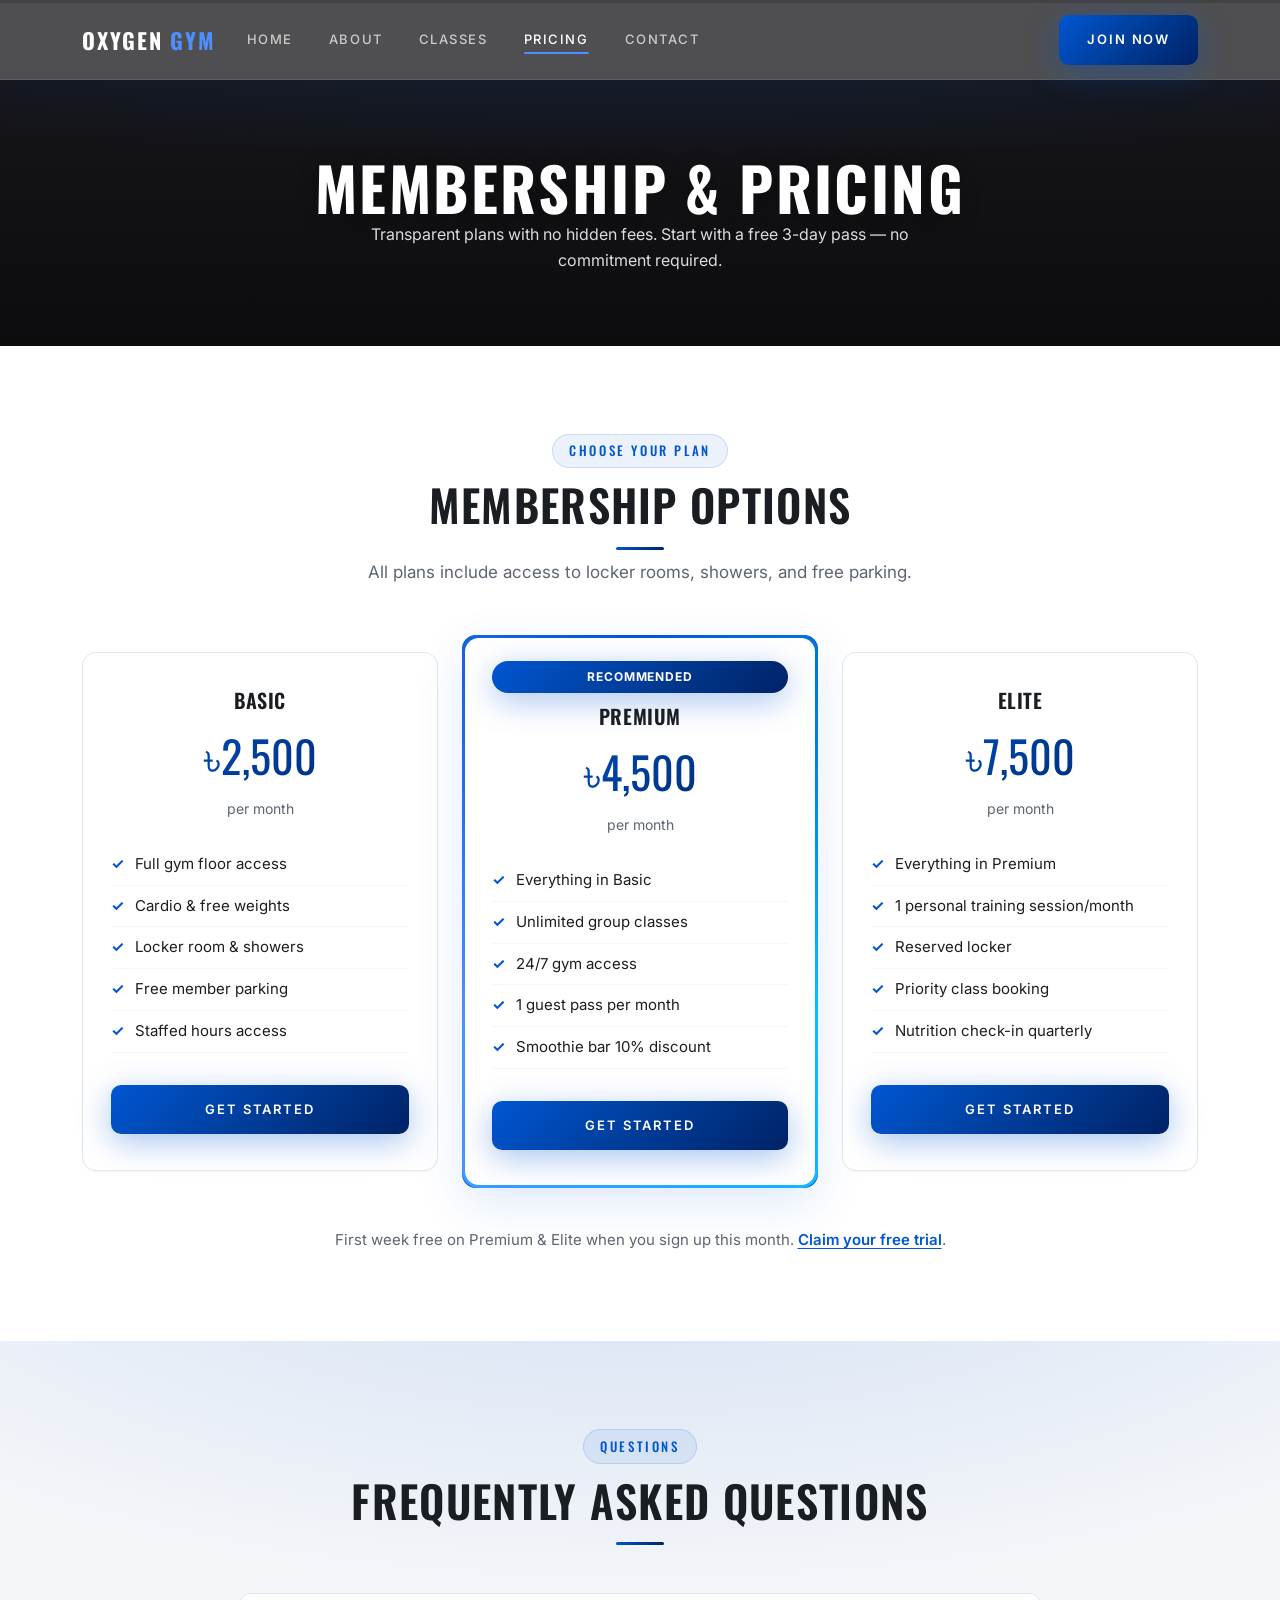
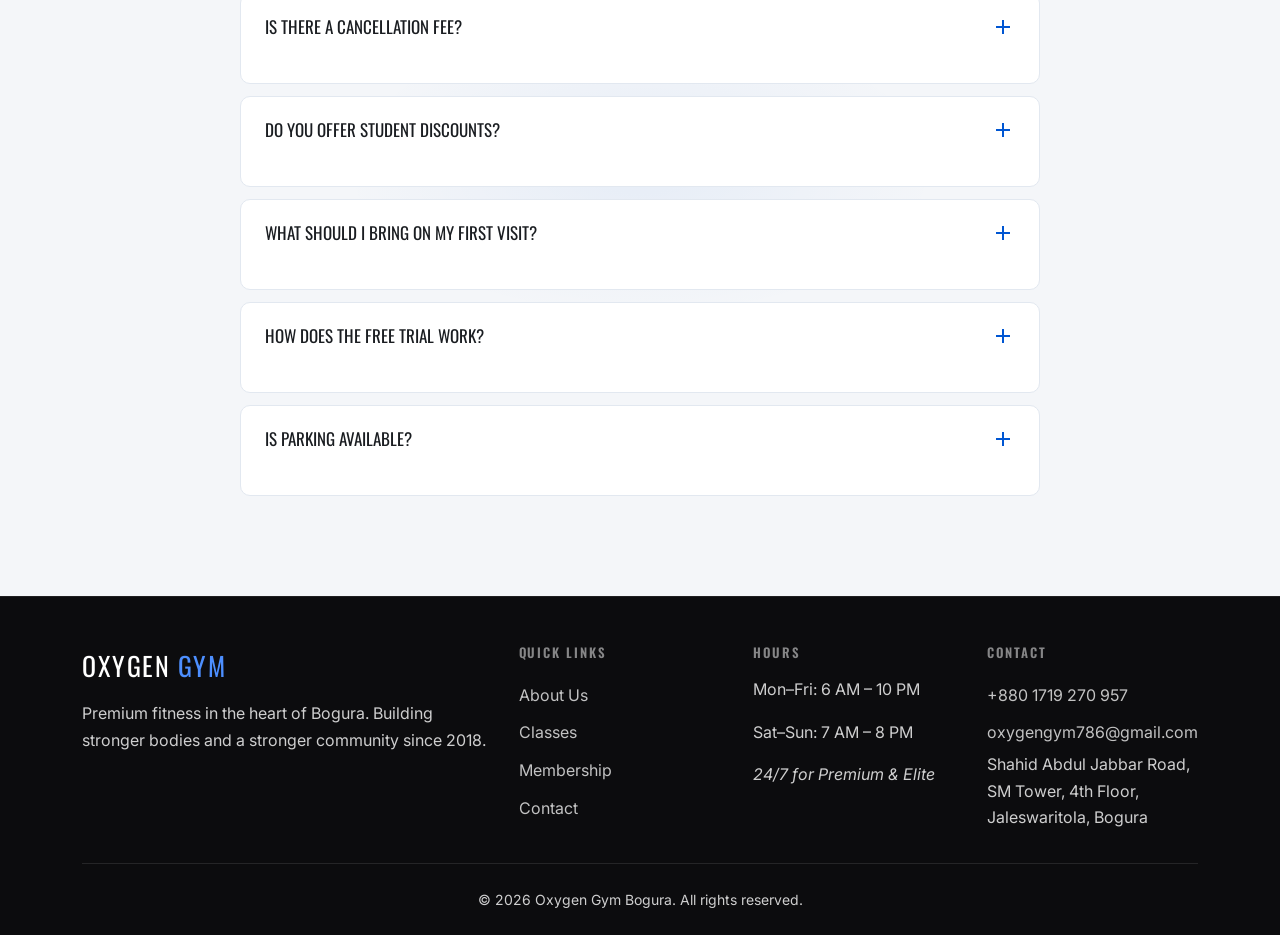
<file: membership.html>
<!DOCTYPE html>
<html lang="en">
<head>
  <meta charset="UTF-8">
  <meta name="viewport" content="width=device-width, initial-scale=1.0">
  <title>Membership &amp; Pricing | Oxygen Gym Bogura</title>
  <meta name="description" content="Affordable gym membership in Bogura. Basic, Premium, and Elite plans. Free trial available. Student discounts — see FAQ.">
  <link rel="preconnect" href="https://fonts.googleapis.com">
  <link rel="preconnect" href="https://fonts.gstatic.com" crossorigin>
  <link href="https://fonts.googleapis.com/css2?family=Inter:wght@400;500;600;700&family=Oswald:wght@400;500;600;700&display=swap" rel="stylesheet">
  <link rel="stylesheet" href="css/variables.css">
  <link rel="stylesheet" href="css/base.css">
  <link rel="stylesheet" href="css/components.css">
  <link rel="stylesheet" href="css/pages.css">
  <link rel="stylesheet" href="css/premium.css">
  <link rel="stylesheet" href="css/animations.css">
  <link rel="icon" href="data:image/svg+xml,<svg xmlns='http://www.w3.org/2000/svg' viewBox='0 0 100 100'><text y='.9em' font-size='90'>💪</text></svg>">
</head>
<body>
  <header class="site-header">
    <div class="container site-header__inner">
      <a href="index.html" class="site-logo">Oxygen <span>Gym</span></a>
      <nav class="site-nav" aria-label="Main navigation">
        <ul class="site-nav__list">
          <li><a href="index.html" class="site-nav__link" data-nav>Home</a></li>
          <li><a href="about.html" class="site-nav__link" data-nav>About</a></li>
          <li><a href="classes.html" class="site-nav__link" data-nav>Classes</a></li>
          <li><a href="membership.html" class="site-nav__link" data-nav>Pricing</a></li>
          <li><a href="contact.html" class="site-nav__link" data-nav>Contact</a></li>
        </ul>
      </nav>
      <a href="contact.html" class="btn btn--primary header-cta">Join Now</a>
      <button class="menu-toggle" type="button" aria-label="Open menu" aria-expanded="false" aria-controls="mobile-nav">
        <span class="menu-toggle__bar"></span>
        <span class="menu-toggle__bar"></span>
        <span class="menu-toggle__bar"></span>
      </button>
    </div>
    <nav id="mobile-nav" class="mobile-nav" aria-label="Mobile navigation">
      <ul class="mobile-nav__list">
        <li><a href="index.html" class="mobile-nav__link" data-nav>Home</a></li>
        <li><a href="about.html" class="mobile-nav__link" data-nav>About</a></li>
        <li><a href="classes.html" class="mobile-nav__link" data-nav>Classes</a></li>
        <li><a href="membership.html" class="mobile-nav__link" data-nav>Pricing</a></li>
        <li><a href="contact.html" class="mobile-nav__link" data-nav>Contact</a></li>
      </ul>
      <a href="contact.html" class="btn btn--primary">Join Now</a>
    </nav>
  </header>

  <main>
    <section class="page-hero">
      <div class="container">
        <h1>Membership &amp; Pricing</h1>
        <p>Transparent plans with no hidden fees. Start with a free 3-day pass — no commitment required.</p>
      </div>
    </section>

    <section class="section">
      <div class="container">
        <div class="section__header">
          <span class="section__label">Choose Your Plan</span>
          <h2>Membership Options</h2>
          <p class="section__subtitle">All plans include access to locker rooms, showers, and free parking.</p>
        </div>
        <div class="pricing-grid">
          <article class="pricing-card">
            <h3 class="pricing-card__name">Basic</h3>
            <p class="pricing-card__price">৳2,500</p>
            <p class="pricing-card__period">per month</p>
            <ul class="pricing-card__features">
              <li>Full gym floor access</li>
              <li>Cardio &amp; free weights</li>
              <li>Locker room &amp; showers</li>
              <li>Free member parking</li>
              <li>Staffed hours access</li>
            </ul>
            <a href="contact.html?plan=basic" class="btn btn--primary btn--block">Get Started</a>
          </article>
          <article class="pricing-card pricing-card--featured">
            <span class="pricing-card__badge">Recommended</span>
            <h3 class="pricing-card__name">Premium</h3>
            <p class="pricing-card__price">৳4,500</p>
            <p class="pricing-card__period">per month</p>
            <ul class="pricing-card__features">
              <li>Everything in Basic</li>
              <li>Unlimited group classes</li>
              <li>24/7 gym access</li>
              <li>1 guest pass per month</li>
              <li>Smoothie bar 10% discount</li>
            </ul>
            <a href="contact.html?plan=premium" class="btn btn--primary btn--block">Get Started</a>
          </article>
          <article class="pricing-card">
            <h3 class="pricing-card__name">Elite</h3>
            <p class="pricing-card__price">৳7,500</p>
            <p class="pricing-card__period">per month</p>
            <ul class="pricing-card__features">
              <li>Everything in Premium</li>
              <li>1 personal training session/month</li>
              <li>Reserved locker</li>
              <li>Priority class booking</li>
              <li>Nutrition check-in quarterly</li>
            </ul>
            <a href="contact.html?plan=elite" class="btn btn--primary btn--block">Get Started</a>
          </article>
        </div>
        <p class="membership-note">First week free on Premium &amp; Elite when you sign up this month. <a href="index.html#trial-form">Claim your free trial</a>.</p>
      </div>
    </section>

    <section class="section section--light">
      <div class="container">
        <div class="section__header">
          <span class="section__label">Questions</span>
          <h2>Frequently Asked Questions</h2>
        </div>
        <div class="accordion">
          <div class="accordion__item">
            <button class="accordion__trigger" type="button" aria-expanded="false" aria-controls="faq-cancel">
              Is there a cancellation fee?
              <span class="accordion__icon" aria-hidden="true"></span>
            </button>
            <div id="faq-cancel" class="accordion__panel" role="region">
              <p>No cancellation fee on month-to-month plans. We ask for 30 days written notice. Annual memberships may have an early termination fee — ask our team for details before signing.</p>
            </div>
          </div>
          <div class="accordion__item">
            <button class="accordion__trigger" type="button" aria-expanded="false" aria-controls="faq-student">
              Do you offer student discounts?
              <span class="accordion__icon" aria-hidden="true"></span>
            </button>
            <div id="faq-student" class="accordion__panel" role="region">
              <p>Yes! Students with a valid ID receive 15% off Basic and Premium plans. Bring your student card to the front desk when you sign up. Elite plans are excluded from this discount.</p>
            </div>
          </div>
          <div class="accordion__item">
            <button class="accordion__trigger" type="button" aria-expanded="false" aria-controls="faq-bring">
              What should I bring on my first visit?
              <span class="accordion__icon" aria-hidden="true"></span>
            </button>
            <div id="faq-bring" class="accordion__panel" role="region">
              <p>Comfortable workout clothes, athletic shoes, a water bottle, and a towel. We provide lockers — bring a padlock or rent one at reception. If you're doing yoga, mats are provided. Don't worry if you're new; our staff will give you a quick tour.</p>
            </div>
          </div>
          <div class="accordion__item">
            <button class="accordion__trigger" type="button" aria-expanded="false" aria-controls="faq-trial">
              How does the free trial work?
              <span class="accordion__icon" aria-hidden="true"></span>
            </button>
            <div id="faq-trial" class="accordion__panel" role="region">
              <p>Sign up online or at the front desk for a 3-day pass with full gym access. No credit card required. One trial per person. After your trial, choose any membership plan — we'll apply your first week free on Premium or Elite.</p>
            </div>
          </div>
          <div class="accordion__item">
            <button class="accordion__trigger" type="button" aria-expanded="false" aria-controls="faq-parking">
              Is parking available?
              <span class="accordion__icon" aria-hidden="true"></span>
            </button>
            <div id="faq-parking" class="accordion__panel" role="region">
              <p>Yes — free dedicated parking for all members directly in front of the gym on Shahid Abdul Jabbar Road, SM Tower, 4th Floor, Jaleswaritola, Bogura. Motorcycle parking is also available at the side entrance.</p>
            </div>
          </div>
        </div>
      </div>
    </section>
  </main>

  <footer class="site-footer">
    <div class="container">
      <div class="site-footer__grid">
        <div>
          <p class="site-footer__brand">Oxygen <span>Gym</span></p>
          <p>Premium fitness in the heart of Bogura. Building stronger bodies and a stronger community since 2018.</p>
        </div>
        <div>
          <h4>Quick Links</h4>
          <a href="about.html">About Us</a>
          <a href="classes.html">Classes</a>
          <a href="membership.html">Membership</a>
          <a href="contact.html">Contact</a>
        </div>
        <div>
          <h4>Hours</h4>
          <p>Mon–Fri: 6 AM – 10 PM</p>
          <p>Sat–Sun: 7 AM – 8 PM</p>
          <p><em>24/7 for Premium &amp; Elite</em></p>
        </div>
        <div>
          <h4>Contact</h4>
          <a href="tel:+8801719270957">+880 1719 270 957</a>
          <a href="mailto:oxygengym786@gmail.com">oxygengym786@gmail.com</a>
          <p>Shahid Abdul Jabbar Road, SM Tower, 4th Floor, Jaleswaritola, Bogura</p>
        </div>
      </div>
      <div class="site-footer__bottom">
        <p>&copy; 2026 Oxygen Gym Bogura. All rights reserved.</p>
      </div>
    </div>
  </footer>

  <script src="js/main.js" defer></script>
  <script src="js/animations.js" defer></script>
</body>
</html>
</file>
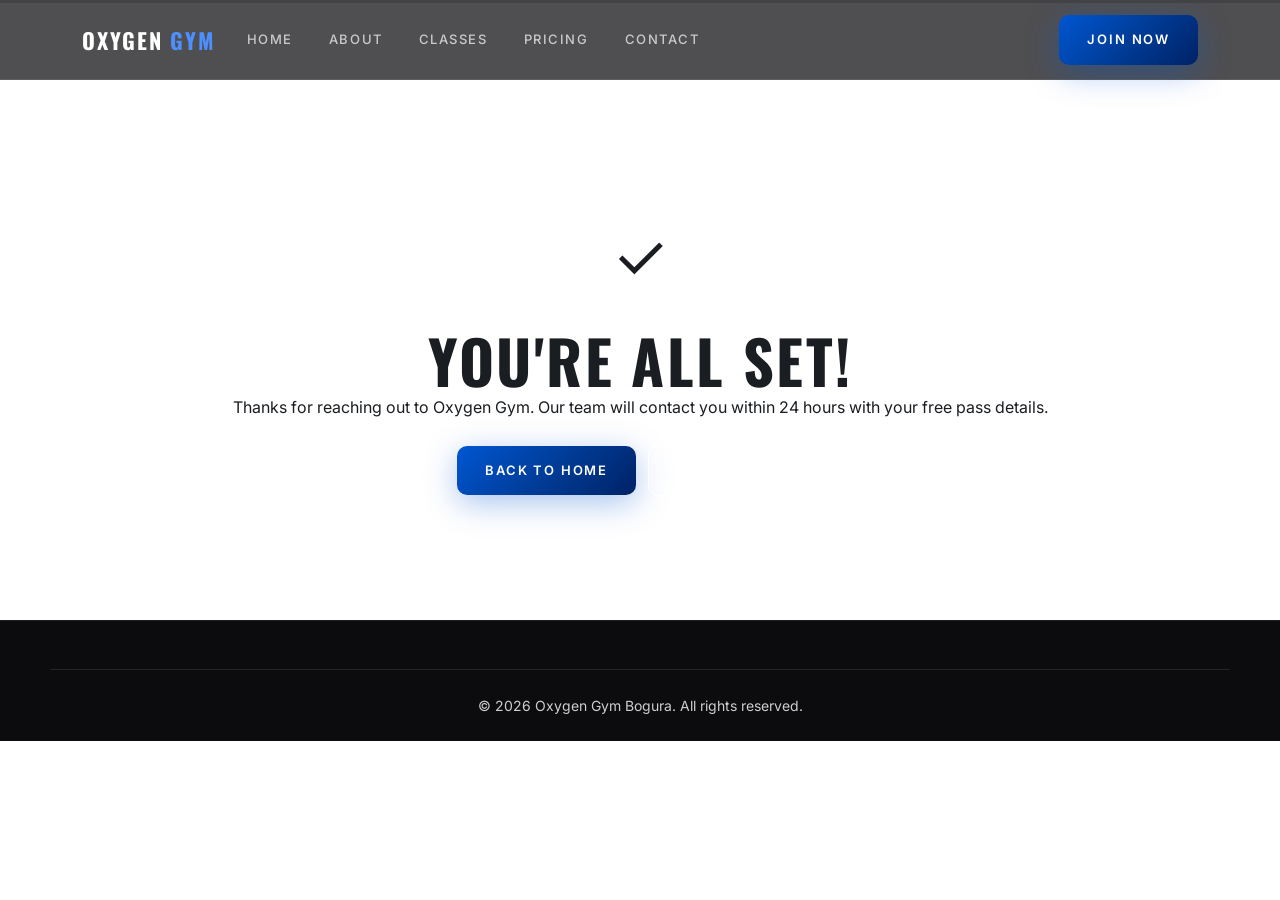
<file: thank-you.html>
<!DOCTYPE html>
<html lang="en">
<head>
  <meta charset="UTF-8">
  <meta name="viewport" content="width=device-width, initial-scale=1.0">
  <title>Thank You | Oxygen Gym Bogura</title>
  <meta name="description" content="Thank you for contacting Oxygen Gym Bogura. We'll be in touch soon.">
  <meta name="robots" content="noindex">
  <link rel="preconnect" href="https://fonts.googleapis.com">
  <link rel="preconnect" href="https://fonts.gstatic.com" crossorigin>
  <link href="https://fonts.googleapis.com/css2?family=Inter:wght@400;500;600;700&family=Oswald:wght@400;500;600;700&display=swap" rel="stylesheet">
  <link rel="stylesheet" href="css/variables.css">
  <link rel="stylesheet" href="css/base.css">
  <link rel="stylesheet" href="css/components.css">
  <link rel="stylesheet" href="css/premium.css">
  <link rel="stylesheet" href="css/animations.css">
  <link rel="icon" href="data:image/svg+xml,<svg xmlns='http://www.w3.org/2000/svg' viewBox='0 0 100 100'><text y='.9em' font-size='90'>💪</text></svg>">
</head>
<body>
  <header class="site-header">
    <div class="container site-header__inner">
      <a href="index.html" class="site-logo">Oxygen <span>Gym</span></a>
      <nav class="site-nav" aria-label="Main navigation">
        <ul class="site-nav__list">
          <li><a href="index.html" class="site-nav__link" data-nav>Home</a></li>
          <li><a href="about.html" class="site-nav__link" data-nav>About</a></li>
          <li><a href="classes.html" class="site-nav__link" data-nav>Classes</a></li>
          <li><a href="membership.html" class="site-nav__link" data-nav>Pricing</a></li>
          <li><a href="contact.html" class="site-nav__link" data-nav>Contact</a></li>
        </ul>
      </nav>
      <a href="contact.html" class="btn btn--primary header-cta">Join Now</a>
      <button class="menu-toggle" type="button" aria-label="Open menu" aria-expanded="false">
        <span class="menu-toggle__bar"></span>
        <span class="menu-toggle__bar"></span>
        <span class="menu-toggle__bar"></span>
      </button>
    </div>
    <nav id="mobile-nav" class="mobile-nav" aria-label="Mobile navigation">
      <ul class="mobile-nav__list">
        <li><a href="index.html" class="mobile-nav__link" data-nav>Home</a></li>
        <li><a href="about.html" class="mobile-nav__link" data-nav>About</a></li>
        <li><a href="classes.html" class="mobile-nav__link" data-nav>Classes</a></li>
        <li><a href="membership.html" class="mobile-nav__link" data-nav>Pricing</a></li>
        <li><a href="contact.html" class="mobile-nav__link" data-nav>Contact</a></li>
      </ul>
    </nav>
  </header>

  <main class="thank-you">
    <div class="container">
      <p class="thank-you__icon" aria-hidden="true">✓</p>
      <h1>You're All Set!</h1>
      <p>Thanks for reaching out to Oxygen Gym. Our team will contact you within 24 hours with your free pass details.</p>
      <p style="margin-top: 1.5rem;">
        <a href="index.html" class="btn btn--primary">Back to Home</a>
        <a href="classes.html" class="btn btn--outline" style="margin-left: 0.5rem;">View Classes</a>
      </p>
    </div>
  </main>

  <footer class="site-footer">
    <div class="container site-footer__bottom">
      <p>&copy; 2026 Oxygen Gym Bogura. All rights reserved.</p>
    </div>
  </footer>

  <script src="js/main.js" defer></script>
  <script src="js/animations.js" defer></script>
</body>
</html>
</file>
<file: css/variables.css>
:root {
  --color-primary: #0056d2;
  --color-primary-dark: #003d99;
  --color-primary-light: #4d8fff;
  --color-accent: #00c2ff;
  --color-bg-dark: #0c0c0e;
  --color-bg-elevated: #16161a;
  --color-bg-light: #f4f6f9;
  --color-bg-white: #ffffff;
  --color-text: #1a1d21;
  --color-text-muted: #5c6570;
  --color-text-inverse: #ffffff;
  --color-border: #e2e8f0;
  --color-border-subtle: rgba(255, 255, 255, 0.08);
  --color-success: #198754;

  --gradient-primary: linear-gradient(135deg, #0056d2 0%, #003d99 50%, #002266 100%);
  --gradient-primary-hover: linear-gradient(135deg, #0066f0 0%, #0044b8 100%);
  --gradient-hero: linear-gradient(
    180deg,
    rgba(12, 12, 14, 0.35) 0%,
    rgba(12, 12, 14, 0.55) 45%,
    rgba(12, 12, 14, 0.92) 100%
  );
  --gradient-dark: linear-gradient(180deg, #16161a 0%, #0c0c0e 100%);
  --gradient-mesh: radial-gradient(ellipse 80% 50% at 50% -20%, rgba(0, 86, 210, 0.15), transparent);

  --overlay-hero: rgba(12, 12, 14, 0.45);

  --font-heading: "Oswald", sans-serif;
  --font-body: "Inter", sans-serif;

  --radius-sm: 6px;
  --radius-btn: 10px;
  --radius-card: 14px;
  --radius-lg: 20px;
  --radius-full: 9999px;

  --shadow-xs: 0 1px 2px rgba(0, 0, 0, 0.04);
  --shadow-sm: 0 4px 12px rgba(0, 0, 0, 0.06);
  --shadow-card: 0 8px 32px rgba(0, 0, 0, 0.08);
  --shadow-hover: 0 16px 48px rgba(0, 86, 210, 0.12);
  --shadow-glow: 0 8px 32px rgba(0, 86, 210, 0.35);
  --shadow-header: 0 4px 24px rgba(0, 0, 0, 0.25);

  --container-max: 1180px;
  --header-height: 80px;
  --section-padding: 5.5rem;
  --section-padding-mobile: 3.5rem;

  --transition-fast: 0.2s cubic-bezier(0.22, 1, 0.36, 1);
  --transition-medium: 0.35s cubic-bezier(0.22, 1, 0.36, 1);
  --transition-slow: 0.6s cubic-bezier(0.22, 1, 0.36, 1);
}
</file>
<file: css/base.css>
*,
*::before,
*::after {
  box-sizing: border-box;
  margin: 0;
  padding: 0;
}

html {
  scroll-behavior: smooth;
}

body {
  font-family: var(--font-body);
  font-size: 1rem;
  line-height: 1.65;
  color: var(--color-text);
  background-color: var(--color-bg-white);
  -webkit-font-smoothing: antialiased;
  -moz-osx-font-smoothing: grayscale;
}

::selection {
  background: rgba(0, 86, 210, 0.2);
  color: var(--color-primary-dark);
}

img {
  max-width: 100%;
  height: auto;
  display: block;
}

a {
  color: var(--color-primary);
  text-decoration: none;
  transition: color var(--transition-fast);
}

a:hover {
  color: var(--color-primary-dark);
}

ul {
  list-style: none;
}

h1,
h2,
h3,
h4 {
  font-family: var(--font-heading);
  font-weight: 600;
  line-height: 1.15;
  text-transform: uppercase;
  letter-spacing: 0.03em;
}

h1 {
  font-size: clamp(2.25rem, 5.5vw, 3.75rem);
  font-weight: 700;
  letter-spacing: 0.04em;
}

h2 {
  font-size: clamp(1.875rem, 4vw, 2.75rem);
}

h3 {
  font-size: clamp(1.2rem, 2.5vw, 1.5rem);
}

p {
  margin-bottom: 1rem;
}

p:last-child {
  margin-bottom: 0;
}

.container {
  width: 100%;
  max-width: var(--container-max);
  margin-inline: auto;
  padding-inline: 1.25rem;
}

.section {
  padding-block: var(--section-padding-mobile);
  position: relative;
}

.section--light {
  background-color: var(--color-bg-light);
  background-image: var(--gradient-mesh);
}

.section--dark {
  background: var(--gradient-dark);
  color: var(--color-text-inverse);
}

.section--dark a {
  color: var(--color-primary-light);
}

.section__header {
  text-align: center;
  max-width: 620px;
  margin-inline: auto;
  margin-bottom: 3rem;
}

.section__label {
  display: inline-flex;
  align-items: center;
  gap: 0.5rem;
  font-family: var(--font-heading);
  font-size: 0.8125rem;
  font-weight: 500;
  letter-spacing: 0.2em;
  text-transform: uppercase;
  color: var(--color-primary);
  margin-bottom: 0.75rem;
  padding: 0.35rem 1rem;
  background: rgba(0, 86, 210, 0.08);
  border: 1px solid rgba(0, 86, 210, 0.15);
  border-radius: var(--radius-full);
}

.section--dark .section__label {
  color: var(--color-primary-light);
  background: rgba(77, 143, 255, 0.12);
  border-color: rgba(77, 143, 255, 0.25);
}

.section__header h2::after {
  content: "";
  display: block;
  width: 48px;
  height: 3px;
  margin: 1rem auto 0;
  background: var(--gradient-primary);
  border-radius: var(--radius-full);
}

.section__subtitle {
  color: var(--color-text-muted);
  font-size: 1.0625rem;
  line-height: 1.7;
  margin-top: 0.5rem;
}

.section--dark .section__subtitle {
  color: rgba(255, 255, 255, 0.72);
}

.text-center {
  text-align: center;
}

.visually-hidden {
  position: absolute;
  width: 1px;
  height: 1px;
  padding: 0;
  margin: -1px;
  overflow: hidden;
  clip: rect(0, 0, 0, 0);
  white-space: nowrap;
  border: 0;
}

.grid-2 {
  display: grid;
  gap: 1.5rem;
}

.grid-3 {
  display: grid;
  gap: 1.5rem;
}

/* Scroll reveal */
.reveal {
  opacity: 0;
  transform: translateY(28px);
  transition: opacity var(--transition-slow), transform var(--transition-slow);
}

.reveal.is-visible {
  opacity: 1;
  transform: translateY(0);
}

@media (min-width: 768px) {
  .section {
    padding-block: var(--section-padding);
  }

  .grid-2 {
    grid-template-columns: repeat(2, 1fr);
    gap: 2rem;
  }

  .grid-3 {
    grid-template-columns: repeat(3, 1fr);
    gap: 2rem;
  }
}

@media (min-width: 1024px) {
  .container {
    padding-inline: 2rem;
  }
}

:focus-visible {
  outline: 2px solid var(--color-primary-light);
  outline-offset: 3px;
}

@media (prefers-reduced-motion: reduce) {
  html {
    scroll-behavior: auto;
  }

  .reveal {
    opacity: 1;
    transform: none;
    transition: none;
  }

  *,
  *::before,
  *::after {
    animation-duration: 0.01ms !important;
    transition-duration: 0.01ms !important;
  }
}
</file>
<file: css/components.css>
/* Header */
.site-header {
  position: sticky;
  top: 0;
  z-index: 1000;
  background: var(--color-bg-dark);
  height: var(--header-height);
  box-shadow: 0 2px 12px rgba(0, 0, 0, 0.3);
}

.site-header__inner {
  display: flex;
  align-items: center;
  justify-content: space-between;
  height: var(--header-height);
  gap: 1rem;
}

.site-logo {
  font-family: var(--font-heading);
  font-size: 1.5rem;
  font-weight: 700;
  color: var(--color-text-inverse);
  text-transform: uppercase;
  letter-spacing: 0.05em;
  flex-shrink: 0;
}

.site-logo span {
  color: var(--color-primary-light);
}

.site-nav {
  display: none;
}

.site-nav__list {
  display: flex;
  align-items: center;
  gap: 0.25rem;
}

.site-nav__link {
  display: flex;
  align-items: center;
  min-height: 44px;
  padding: 0.5rem 1rem;
  color: rgba(255, 255, 255, 0.85);
  font-size: 0.9375rem;
  font-weight: 500;
  text-transform: uppercase;
  letter-spacing: 0.04em;
  transition: color var(--transition-fast);
}

.site-nav__link:hover,
.site-nav__link--active {
  color: var(--color-text-inverse);
}

.site-nav__link--active {
  color: var(--color-primary-light);
}

.header-cta {
  display: none;
}

.menu-toggle {
  display: flex;
  flex-direction: column;
  justify-content: center;
  gap: 5px;
  width: 44px;
  height: 44px;
  padding: 10px;
  background: transparent;
  border: none;
  cursor: pointer;
}

.menu-toggle__bar {
  display: block;
  width: 100%;
  height: 2px;
  background: var(--color-text-inverse);
  transition: transform var(--transition-fast), opacity var(--transition-fast);
}

.menu-toggle[aria-expanded="true"] .menu-toggle__bar:nth-child(1) {
  transform: translateY(7px) rotate(45deg);
}

.menu-toggle[aria-expanded="true"] .menu-toggle__bar:nth-child(2) {
  opacity: 0;
}

.menu-toggle[aria-expanded="true"] .menu-toggle__bar:nth-child(3) {
  transform: translateY(-7px) rotate(-45deg);
}

.mobile-nav {
  display: none;
  position: fixed;
  top: var(--header-height);
  left: 0;
  right: 0;
  bottom: 0;
  background: var(--color-bg-dark);
  padding: 1.5rem;
  overflow-y: auto;
  z-index: 999;
}

.mobile-nav.is-open {
  display: block;
}

.mobile-nav__list {
  display: flex;
  flex-direction: column;
  gap: 0.25rem;
}

.mobile-nav__link {
  display: flex;
  align-items: center;
  min-height: 48px;
  padding: 0.75rem 1rem;
  color: var(--color-text-inverse);
  font-size: 1.125rem;
  font-weight: 500;
  text-transform: uppercase;
  border-bottom: 1px solid rgba(255, 255, 255, 0.1);
}

.mobile-nav__link--active {
  color: var(--color-primary-light);
}

.mobile-nav .btn {
  margin-top: 1.5rem;
  width: 100%;
}

body.nav-open {
  overflow: hidden;
}

@media (min-width: 768px) {
  .menu-toggle {
    display: none;
  }

  .site-nav {
    display: block;
    flex: 1;
    text-align: center;
  }

  .header-cta {
    display: inline-flex;
  }

  .mobile-nav {
    display: none !important;
  }
}

/* Buttons */
.btn {
  display: inline-flex;
  align-items: center;
  justify-content: center;
  min-height: 44px;
  padding: 0.75rem 1.5rem;
  font-family: var(--font-body);
  font-size: 0.9375rem;
  font-weight: 600;
  text-transform: uppercase;
  letter-spacing: 0.05em;
  border-radius: var(--radius-btn);
  border: 2px solid transparent;
  cursor: pointer;
  transition: background var(--transition-fast), color var(--transition-fast),
    border-color var(--transition-fast), transform var(--transition-fast),
    box-shadow var(--transition-fast);
}

.btn:hover {
  transform: translateY(-2px);
}

.btn--primary {
  background: var(--color-primary);
  color: var(--color-text-inverse);
  border-color: var(--color-primary);
}

.btn--primary:hover {
  background: var(--color-primary-dark);
  border-color: var(--color-primary-dark);
  color: var(--color-text-inverse);
}

.btn--outline {
  background: transparent;
  color: var(--color-text-inverse);
  border-color: var(--color-text-inverse);
}

.btn--outline:hover {
  background: var(--color-text-inverse);
  color: var(--color-bg-dark);
}

.btn--light {
  background: var(--color-text-inverse);
  color: var(--color-primary);
  border-color: var(--color-text-inverse);
}

.btn--light:hover {
  background: var(--color-bg-light);
  color: var(--color-primary-dark);
}

.btn--block {
  width: 100%;
}

/* Cards */
.card {
  background: var(--color-bg-white);
  border-radius: var(--radius-card);
  box-shadow: var(--shadow-card);
  overflow: hidden;
  transition: box-shadow var(--transition-medium), transform var(--transition-medium);
}

.card:hover {
  box-shadow: var(--shadow-hover);
  transform: translateY(-4px);
}

.card__image {
  aspect-ratio: 4 / 3;
  object-fit: cover;
  width: 100%;
}

.card__body {
  padding: 1.5rem;
}

.card__title {
  font-size: 1.25rem;
  margin-bottom: 0.25rem;
}

.card__meta {
  font-size: 0.875rem;
  color: var(--color-primary);
  font-weight: 600;
  text-transform: uppercase;
  letter-spacing: 0.05em;
  margin-bottom: 0.75rem;
}

/* Pricing cards */
.pricing-grid {
  display: grid;
  gap: 1.5rem;
  align-items: stretch;
}

@media (min-width: 768px) {
  .pricing-grid {
    grid-template-columns: repeat(3, 1fr);
    align-items: center;
  }
}

@media (max-width: 767px) {
  .pricing-card--featured {
    transform: none;
    order: -1;
  }
}

.pricing-card {
  background: var(--color-bg-white);
  border: 2px solid var(--color-border);
  border-radius: var(--radius-card);
  padding: 2rem 1.5rem;
  text-align: center;
  position: relative;
  display: flex;
  flex-direction: column;
}

.pricing-card--featured {
  border-color: var(--color-primary);
  box-shadow: var(--shadow-hover);
  transform: scale(1.02);
}

.pricing-card__badge {
  position: absolute;
  top: -12px;
  left: 50%;
  transform: translateX(-50%);
  background: var(--color-primary);
  color: var(--color-text-inverse);
  font-size: 0.75rem;
  font-weight: 700;
  text-transform: uppercase;
  letter-spacing: 0.08em;
  padding: 0.35rem 1rem;
  border-radius: 20px;
}

.pricing-card__name {
  font-size: 1.25rem;
  margin-bottom: 0.5rem;
}

.pricing-card__price {
  font-family: var(--font-heading);
  font-size: 2.5rem;
  color: var(--color-primary);
  margin-bottom: 0.25rem;
}

.pricing-card__period {
  font-size: 0.875rem;
  color: var(--color-text-muted);
  margin-bottom: 1.5rem;
}

.pricing-card__features {
  text-align: left;
  margin-bottom: 2rem;
  flex-grow: 1;
}

.pricing-card__features li {
  padding: 0.5rem 0;
  padding-left: 1.5rem;
  position: relative;
  font-size: 0.9375rem;
  border-bottom: 1px solid var(--color-bg-light);
}

.pricing-card__features li::before {
  content: "✓";
  position: absolute;
  left: 0;
  color: var(--color-primary);
  font-weight: 700;
}

/* Accordion */
.accordion {
  max-width: 800px;
  margin-inline: auto;
}

.accordion__item {
  border-bottom: 1px solid var(--color-border);
}

.accordion__item:first-child {
  border-top: 1px solid var(--color-border);
}

.accordion__trigger {
  width: 100%;
  display: flex;
  align-items: center;
  justify-content: space-between;
  gap: 1rem;
  min-height: 56px;
  padding: 1rem 0;
  background: none;
  border: none;
  font-family: var(--font-heading);
  font-size: 1.0625rem;
  text-align: left;
  text-transform: uppercase;
  color: var(--color-text);
  cursor: pointer;
}

.accordion__icon {
  flex-shrink: 0;
  width: 24px;
  height: 24px;
  position: relative;
}

.accordion__icon::before,
.accordion__icon::after {
  content: "";
  position: absolute;
  background: var(--color-primary);
  transition: transform var(--transition-fast);
}

.accordion__icon::before {
  width: 14px;
  height: 2px;
  top: 11px;
  left: 5px;
}

.accordion__icon::after {
  width: 2px;
  height: 14px;
  top: 5px;
  left: 11px;
}

.accordion__trigger[aria-expanded="true"] .accordion__icon::after {
  transform: scaleY(0);
}

.accordion__panel {
  color: var(--color-text-muted);
}

.accordion__panel-inner {
  padding-bottom: 0.25rem;
}

.accordion__meta {
  display: flex;
  gap: 1rem;
  margin-bottom: 0.75rem;
  font-size: 0.875rem;
}

.accordion__meta span {
  background: var(--color-bg-light);
  padding: 0.25rem 0.75rem;
  border-radius: 4px;
  font-weight: 600;
  color: var(--color-primary);
}

/* Hero */
.hero {
  position: relative;
  min-height: 85vh;
  display: flex;
  align-items: center;
  justify-content: center;
  text-align: center;
  color: var(--color-text-inverse);
  overflow: hidden;
}

.hero__bg {
  position: absolute;
  inset: 0;
  background-size: cover;
  background-position: center;
  z-index: 0;
}

.hero__overlay {
  position: absolute;
  inset: 0;
  background: var(--overlay-hero);
  z-index: 1;
}

.hero__content {
  position: relative;
  z-index: 2;
  padding: 2rem 1.25rem;
  max-width: 800px;
}

.hero__subtitle {
  font-size: clamp(1rem, 2.5vw, 1.25rem);
  margin: 1rem auto 2rem;
  opacity: 0.95;
  max-width: 560px;
}

.hero__actions {
  display: flex;
  flex-wrap: wrap;
  gap: 1rem;
  justify-content: center;
}

/* Social proof */
.social-proof {
  background: var(--color-primary);
  color: var(--color-text-inverse);
  padding: 1.25rem 0;
  text-align: center;
}

.social-proof__inner {
  display: flex;
  flex-direction: column;
  align-items: center;
  gap: 0.75rem;
}

.social-proof__text {
  font-weight: 600;
  font-size: 1rem;
}

.social-proof__stars {
  display: flex;
  gap: 0.25rem;
  font-size: 1.25rem;
}

/* Value props */
.value-prop {
  text-align: center;
  padding: 1.5rem;
}

.value-prop__icon {
  width: 64px;
  height: 64px;
  margin: 0 auto 1rem;
  background: rgba(0, 86, 210, 0.1);
  border-radius: 50%;
  display: flex;
  align-items: center;
  justify-content: center;
  font-size: 1.75rem;
}

.value-prop__title {
  margin-bottom: 0.5rem;
}

.value-prop__text {
  color: var(--color-text-muted);
  font-size: 0.9375rem;
}

/* Schedule table */
.table-responsive {
  overflow-x: auto;
  -webkit-overflow-scrolling: touch;
  margin-bottom: 1.5rem;
}

.schedule-table {
  width: 100%;
  min-width: 700px;
  border-collapse: collapse;
  font-size: 0.875rem;
}

.schedule-table th,
.schedule-table td {
  padding: 0.75rem;
  text-align: center;
  border: 1px solid var(--color-border);
}

.schedule-table th {
  background: var(--color-bg-dark);
  color: var(--color-text-inverse);
  font-family: var(--font-heading);
  text-transform: uppercase;
  letter-spacing: 0.05em;
}

.schedule-table td:first-child,
.schedule-table th:first-child {
  background: var(--color-bg-light);
  font-weight: 600;
  text-align: left;
}

.schedule-table td {
  background: var(--color-bg-white);
}

.schedule-table .class-cell {
  background: rgba(0, 86, 210, 0.08);
  color: var(--color-primary-dark);
  font-weight: 500;
}

.schedule-table .class-cell small {
  display: block;
  color: var(--color-text-muted);
  font-weight: 400;
  font-size: 0.75rem;
}

/* Mini schedule list */
.schedule-preview {
  max-width: 600px;
  margin-inline: auto;
}

.schedule-preview__item {
  display: flex;
  justify-content: space-between;
  align-items: center;
  padding: 1rem 0;
  border-bottom: 1px solid var(--color-border);
  gap: 1rem;
}

.schedule-preview__day {
  font-weight: 600;
  color: var(--color-primary);
  min-width: 80px;
}

/* Member stories grid */
.member-stories-grid {
  display: grid;
  gap: 1.5rem;
}

.member-story {
  display: flex;
  flex-direction: column;
  margin: 0;
  text-align: center;
  background: var(--color-bg-white);
  border-radius: var(--radius-card);
  box-shadow: var(--shadow-card);
  overflow: hidden;
  transition: box-shadow var(--transition-medium), transform var(--transition-medium);
}

.member-story:hover {
  box-shadow: var(--shadow-hover);
  transform: translateY(-4px);
}

.member-story__figure {
  margin: 0;
  aspect-ratio: 4 / 5;
  overflow: hidden;
  background: var(--color-bg-dark);
  flex-shrink: 0;
}

.member-story__photo {
  width: 100%;
  height: 100%;
  object-fit: cover;
  object-position: center 20%;
  display: block;
}

/* gym_guy3 is a wide triptych — crop the center panel to match other tiles */
.member-story__photo--center {
  object-position: 50% 30%;
}

.member-story__content {
  display: flex;
  flex-direction: column;
  flex: 1;
  padding: 1rem 1.25rem 1.25rem;
  text-align: center;
}

.member-story__quote {
  font-size: 0.9375rem;
  font-style: italic;
  line-height: 1.6;
  margin: 0 0 1rem;
  padding: 0;
  color: var(--color-text);
}

.member-story__name {
  display: block;
  margin-top: auto;
  font-family: var(--font-heading);
  font-size: 0.8125rem;
  font-weight: 600;
  font-style: normal;
  text-transform: uppercase;
  letter-spacing: 0.06em;
  color: var(--color-primary);
  padding: 0;
}

@media (min-width: 768px) {
  .member-stories-grid {
    grid-template-columns: repeat(3, 1fr);
    gap: 1.25rem;
    align-items: stretch;
  }

  .member-story__quote {
    font-size: 0.9375rem;
  }
}

@media (min-width: 1024px) {
  .member-stories-grid {
    gap: 1.5rem;
  }

  .member-story__content {
    padding: 1.25rem 1.5rem 1.5rem;
  }

  .member-story__quote {
    font-size: 1rem;
  }

  .member-story__name {
    font-size: 0.875rem;
  }
}

/* CTA band */
.cta-band {
  text-align: center;
  padding: 4rem 1.25rem;
}

.cta-band h2 {
  margin-bottom: 1rem;
}

.cta-band p {
  margin-bottom: 2rem;
  opacity: 0.9;
  max-width: 500px;
  margin-inline: auto;
}

/* Forms */
.form-group {
  margin-bottom: 1.25rem;
}

.form-group label {
  display: block;
  font-weight: 600;
  margin-bottom: 0.5rem;
  font-size: 0.9375rem;
}

.form-group input,
.form-group select,
.form-group textarea {
  width: 100%;
  min-height: 44px;
  padding: 0.75rem 1rem;
  font-family: var(--font-body);
  font-size: 1rem;
  border: 1px solid var(--color-border);
  border-radius: var(--radius-btn);
  transition: border-color var(--transition-fast);
}

.form-group input:focus,
.form-group select:focus,
.form-group textarea:focus {
  outline: none;
  border-color: var(--color-primary);
}

.form-group textarea {
  min-height: 120px;
  resize: vertical;
}

.form-card {
  background: var(--color-bg-white);
  padding: 2rem;
  border-radius: var(--radius-card);
  box-shadow: var(--shadow-card);
}

/* Gallery */
.gallery-grid {
  display: grid;
  grid-template-columns: repeat(2, 1fr);
  gap: 0.75rem;
}

@media (min-width: 768px) {
  .gallery-grid {
    grid-template-columns: repeat(4, 1fr);
    gap: 1rem;
  }
}

.gallery-grid__item {
  aspect-ratio: 1;
  overflow: hidden;
  border-radius: var(--radius-card);
}

.gallery-grid__item img {
  width: 100%;
  height: 100%;
  object-fit: cover;
  transition: transform var(--transition-medium);
}

.gallery-grid__item:hover img {
  transform: scale(1.05);
}

.gallery-grid__item--wide {
  grid-column: span 2;
}

@media (min-width: 768px) {
  .gallery-grid__item--wide {
    grid-column: span 2;
    grid-row: span 2;
  }
}

/* Contact layout */
.contact-grid {
  display: grid;
  gap: 2rem;
}

@media (min-width: 768px) {
  .contact-grid {
    grid-template-columns: 1fr 1fr;
  }
}

.contact-info__item {
  margin-bottom: 1.5rem;
}

.contact-info__label {
  font-family: var(--font-heading);
  font-size: 0.875rem;
  text-transform: uppercase;
  letter-spacing: 0.1em;
  color: var(--color-primary);
  margin-bottom: 0.25rem;
}

.map-embed {
  border-radius: var(--radius-card);
  overflow: hidden;
  margin-top: 2rem;
  aspect-ratio: 16 / 9;
}

.map-embed iframe {
  width: 100%;
  height: 100%;
  border: 0;
}

/* Footer */
.site-footer {
  background: var(--color-bg-dark);
  color: rgba(255, 255, 255, 0.8);
  padding: 3rem 0 1.5rem;
}

.site-footer__grid {
  display: grid;
  gap: 2rem;
  margin-bottom: 2rem;
}

@media (min-width: 768px) {
  .site-footer__grid {
    grid-template-columns: 2fr 1fr 1fr 1fr;
  }
}

.site-footer__brand {
  font-family: var(--font-heading);
  font-size: 1.5rem;
  color: var(--color-text-inverse);
  text-transform: uppercase;
  margin-bottom: 0.75rem;
}

.site-footer__brand span {
  color: var(--color-primary-light);
}

.site-footer h4 {
  color: var(--color-text-inverse);
  font-size: 0.9375rem;
  margin-bottom: 1rem;
}

.site-footer a {
  color: rgba(255, 255, 255, 0.75);
  display: block;
  padding: 0.35rem 0;
  min-height: 32px;
}

.site-footer a:hover {
  color: var(--color-text-inverse);
}

.site-footer__bottom {
  border-top: 1px solid rgba(255, 255, 255, 0.1);
  padding-top: 1.5rem;
  text-align: center;
  font-size: 0.875rem;
}

/* Page hero (inner pages) */
.page-hero {
  background: var(--color-bg-dark);
  color: var(--color-text-inverse);
  padding: 3rem 0;
  text-align: center;
}

.page-hero p {
  opacity: 0.85;
  max-width: 560px;
  margin-inline: auto;
}

/* Thank you */
.thank-you {
  min-height: 60vh;
  display: flex;
  align-items: center;
  justify-content: center;
  text-align: center;
  padding: 3rem 1.25rem;
}

.thank-you__icon {
  font-size: 4rem;
  margin-bottom: 1rem;
}
</file>
<file: css/pages.css>
/* Page-specific overrides */

.about-mission {
  max-width: 720px;
  margin-inline: auto;
  text-align: center;
  font-size: 1.125rem;
  line-height: 1.85;
  color: var(--color-text-muted);
}

.about-mission strong {
  color: var(--color-text);
  font-weight: 600;
}
.trial-form-section {
  scroll-margin-top: var(--header-height);
}

.membership-note {
  text-align: center;
  margin-top: 2.5rem;
  color: var(--color-text-muted);
  font-size: 0.9375rem;
}

.membership-note a {
  font-weight: 600;
  text-decoration: underline;
  text-underline-offset: 3px;
}
.class-tags {
  display: flex;
  flex-wrap: wrap;
  gap: 0.5rem;
  margin-top: 1rem;
}

.class-tags span {
  font-size: 0.8125rem;
  padding: 0.25rem 0.75rem;
  background: var(--color-bg-light);
  border-radius: 4px;
}

.hours-grid {
  display: grid;
  gap: 1rem;
}

.hours-grid__block {
  background: var(--color-bg-light);
  padding: 1.25rem;
  border-radius: var(--radius-card);
}

.hours-grid__block h4 {
  font-size: 1rem;
  margin-bottom: 0.5rem;
  text-transform: uppercase;
}

.thank-you .btn--outline {
  color: var(--color-primary);
  border-color: var(--color-primary);
}

.thank-you .btn--outline:hover {
  background: var(--color-primary);
  color: var(--color-text-inverse);
}
</file>
<file: css/premium.css>
/* Premium UI layer — extends components.css */

/* Header — glass + scroll state */
.site-header {
  background: rgba(12, 12, 14, 0.72);
  backdrop-filter: blur(16px);
  -webkit-backdrop-filter: blur(16px);
  border-bottom: 1px solid var(--color-border-subtle);
  box-shadow: none;
  transition: background var(--transition-medium), box-shadow var(--transition-medium);
}

.site-header.is-scrolled {
  background: rgba(12, 12, 14, 0.95);
  box-shadow: var(--shadow-header);
}

.site-logo {
  font-size: 1.375rem;
  letter-spacing: 0.08em;
  transition: opacity var(--transition-fast);
}

.site-logo:hover {
  opacity: 0.9;
  color: var(--color-text-inverse);
}

.site-nav__link {
  position: relative;
  font-size: 0.8125rem;
  letter-spacing: 0.12em;
  color: rgba(255, 255, 255, 0.7);
}

.site-nav__link::after {
  content: "";
  position: absolute;
  bottom: 8px;
  left: 1rem;
  right: 1rem;
  height: 2px;
  background: var(--color-primary-light);
  transform: scaleX(0);
  transition: transform var(--transition-fast);
  border-radius: 1px;
}

.site-nav__link:hover::after,
.site-nav__link--active::after {
  transform: scaleX(1);
}

.site-nav__link:hover,
.site-nav__link--active {
  color: var(--color-text-inverse);
}

.mobile-nav {
  background: rgba(12, 12, 14, 0.98);
  backdrop-filter: blur(20px);
}

/* Buttons */
.btn {
  border-radius: var(--radius-btn);
  font-size: 0.8125rem;
  letter-spacing: 0.14em;
  padding: 0.875rem 1.75rem;
}

.btn--primary {
  background: var(--gradient-primary);
  border: none;
  box-shadow: var(--shadow-glow);
}

.btn--primary:hover {
  background: var(--gradient-primary-hover);
  box-shadow: 0 12px 40px rgba(0, 86, 210, 0.45);
  color: var(--color-text-inverse);
}

.btn--outline {
  border-width: 1.5px;
  backdrop-filter: blur(8px);
}

.btn--outline:hover {
  border-color: var(--color-text-inverse);
}

.btn--light {
  box-shadow: var(--shadow-sm);
}

.btn--light:hover {
  box-shadow: var(--shadow-card);
}

/* Hero */
.hero {
  min-height: 92vh;
  min-height: 92dvh;
}

.hero__bg {
  animation: heroKenBurns 24s ease-in-out infinite alternate;
  transform: scale(1.05);
}

@keyframes heroKenBurns {
  from {
    transform: scale(1.05);
  }
  to {
    transform: scale(1.12);
  }
}

.hero__overlay {
  background: var(--gradient-hero);
}

.hero__content {
  animation: heroFadeUp 1s var(--transition-slow) both;
}

@keyframes heroFadeUp {
  from {
    opacity: 0;
    transform: translateY(24px);
  }
  to {
    opacity: 1;
    transform: translateY(0);
  }
}

.hero__eyebrow {
  display: inline-block;
  font-family: var(--font-heading);
  font-size: 0.75rem;
  font-weight: 500;
  letter-spacing: 0.25em;
  text-transform: uppercase;
  color: var(--color-primary-light);
  margin-bottom: 1rem;
  padding: 0.4rem 1rem;
  border: 1px solid rgba(77, 143, 255, 0.4);
  border-radius: var(--radius-full);
  background: rgba(0, 86, 210, 0.15);
}

.hero h1 {
  text-shadow: 0 4px 32px rgba(0, 0, 0, 0.4);
}

.hero__subtitle {
  font-size: clamp(1.0625rem, 2.5vw, 1.25rem);
  line-height: 1.75;
  color: rgba(255, 255, 255, 0.88);
  font-weight: 400;
}

/* Social proof */
.social-proof {
  background: var(--color-bg-dark);
  border-block: 1px solid var(--color-border-subtle);
  padding: 1.5rem 0;
  position: relative;
}

.social-proof::before {
  content: "";
  position: absolute;
  top: 0;
  left: 0;
  right: 0;
  height: 2px;
  background: var(--gradient-primary);
}

.social-proof__text {
  font-family: var(--font-heading);
  font-size: 0.9375rem;
  letter-spacing: 0.08em;
  text-transform: uppercase;
}

.social-proof__stars {
  color: #f5b301;
  letter-spacing: 0.15em;
  filter: drop-shadow(0 0 8px rgba(245, 179, 1, 0.3));
}

/* Value props */
.value-prop {
  background: var(--color-bg-white);
  border: 1px solid var(--color-border);
  border-radius: var(--radius-card);
  padding: 2rem 1.5rem;
  box-shadow: var(--shadow-xs);
  transition: transform var(--transition-medium), box-shadow var(--transition-medium),
    border-color var(--transition-medium);
}

.value-prop:hover {
  transform: translateY(-6px);
  box-shadow: var(--shadow-card);
  border-color: rgba(0, 86, 210, 0.2);
}

.value-prop__icon {
  width: 56px;
  height: 56px;
  background: var(--gradient-primary);
  border-radius: var(--radius-card);
  font-size: 1.5rem;
  box-shadow: var(--shadow-glow);
}

.value-prop__title {
  font-size: 1.125rem;
}

.value-prop__text {
  font-size: 0.9375rem;
  line-height: 1.65;
}

/* Schedule preview */
.schedule-preview {
  background: var(--color-bg-white);
  border: 1px solid var(--color-border);
  border-radius: var(--radius-card);
  padding: 0 1.5rem;
  box-shadow: var(--shadow-sm);
}

.schedule-preview__item {
  padding: 1.125rem 0;
}

.schedule-preview__day {
  font-family: var(--font-heading);
  font-size: 0.8125rem;
  letter-spacing: 0.06em;
}

/* Member stories */
.member-story {
  border: 1px solid var(--color-border);
  border-radius: var(--radius-card);
  box-shadow: var(--shadow-sm);
}

.member-story:hover {
  box-shadow: var(--shadow-hover);
  border-color: rgba(0, 86, 210, 0.15);
}

.member-story__figure {
  border-radius: var(--radius-card) var(--radius-card) 0 0;
  overflow: hidden;
}

.member-story__photo {
  transition: transform var(--transition-slow);
}

.member-story:hover .member-story__photo {
  transform: scale(1.04);
}

.member-story__quote {
  font-size: 0.9375rem;
  color: var(--color-text-muted);
}

.member-story__quote::before {
  content: "\201C";
  display: block;
  font-family: var(--font-heading);
  font-size: 2.5rem;
  line-height: 1;
  color: var(--color-primary);
  opacity: 0.35;
  margin-bottom: -0.5rem;
}

/* Pricing */
.pricing-card {
  border-radius: var(--radius-card);
  border: 1px solid var(--color-border);
  padding: 2.25rem 1.75rem;
  box-shadow: var(--shadow-xs);
  transition: transform var(--transition-medium), box-shadow var(--transition-medium);
}

.pricing-card:hover {
  transform: translateY(-4px);
  box-shadow: var(--shadow-card);
}

.pricing-card--featured {
  border: 2px solid var(--color-primary);
  background: linear-gradient(180deg, rgba(0, 86, 210, 0.04) 0%, var(--color-bg-white) 40%);
  box-shadow: var(--shadow-hover);
  transform: scale(1.03);
}

.pricing-card--featured:hover {
  transform: scale(1.03) translateY(-4px);
}

.pricing-card__badge {
  background: var(--gradient-primary);
  box-shadow: var(--shadow-glow);
  padding: 0.4rem 1.25rem;
}

.pricing-card__price {
  font-size: 2.75rem;
  background: var(--gradient-primary);
  -webkit-background-clip: text;
  -webkit-text-fill-color: transparent;
  background-clip: text;
}

/* Forms */
.form-card {
  border: 1px solid var(--color-border);
  border-radius: var(--radius-lg);
  box-shadow: var(--shadow-card);
}

.form-group input,
.form-group select,
.form-group textarea {
  border-radius: var(--radius-btn);
  border-color: var(--color-border);
  background: var(--color-bg-light);
  transition: border-color var(--transition-fast), box-shadow var(--transition-fast),
    background var(--transition-fast);
}

.form-group input:focus,
.form-group select:focus,
.form-group textarea:focus {
  background: var(--color-bg-white);
  box-shadow: 0 0 0 4px rgba(0, 86, 210, 0.12);
}

/* Page hero (inner pages) */
.page-hero {
  padding: 4.5rem 0;
  background: var(--gradient-dark);
  position: relative;
  overflow: hidden;
}

.page-hero::before {
  content: "";
  position: absolute;
  inset: 0;
  background: var(--gradient-mesh);
  pointer-events: none;
}

.page-hero .container {
  position: relative;
  z-index: 1;
}

.page-hero h1 {
  text-shadow: 0 2px 20px rgba(0, 0, 0, 0.3);
}

/* Cards (trainers) */
.card {
  border: 1px solid var(--color-border);
  border-radius: var(--radius-card);
}

.card__image {
  transition: transform var(--transition-slow);
}

.card:hover .card__image {
  transform: scale(1.05);
}

.card__body {
  padding: 1.75rem;
}

/* Accordion */
.accordion__item {
  background: var(--color-bg-white);
  border: 1px solid var(--color-border) !important;
  border-radius: var(--radius-btn);
  margin-bottom: 0.75rem;
  overflow: hidden;
}

.accordion__item:first-child {
  border-top: 1px solid var(--color-border) !important;
}

.accordion__trigger {
  padding: 1.25rem 1.5rem;
  transition: background var(--transition-fast);
}

.accordion__trigger:hover {
  background: var(--color-bg-light);
}

.accordion__panel {
  padding: 0 1.5rem 1.25rem;
}

.accordion__meta span {
  border-radius: var(--radius-full);
  font-size: 0.75rem;
  letter-spacing: 0.04em;
}

/* Schedule table */
.schedule-table {
  border-radius: var(--radius-card);
  overflow: hidden;
  box-shadow: var(--shadow-sm);
  border: 1px solid var(--color-border);
}

.schedule-table th {
  background: var(--gradient-dark);
}

/* CTA band */
.cta-band {
  position: relative;
  overflow: hidden;
}

.cta-band::before {
  content: "";
  position: absolute;
  top: -50%;
  left: 50%;
  transform: translateX(-50%);
  width: 120%;
  height: 100%;
  background: radial-gradient(ellipse, rgba(0, 86, 210, 0.2) 0%, transparent 70%);
  pointer-events: none;
}

.cta-band .container {
  position: relative;
  z-index: 1;
}

/* Footer */
.site-footer {
  background: var(--color-bg-dark);
  border-top: 1px solid var(--color-border-subtle);
}

.site-footer__brand {
  font-size: 1.625rem;
  letter-spacing: 0.06em;
}

.site-footer h4 {
  font-size: 0.8125rem;
  letter-spacing: 0.15em;
  color: rgba(255, 255, 255, 0.5);
}

/* Gallery */
.gallery-grid__item {
  border-radius: var(--radius-card);
  box-shadow: var(--shadow-sm);
}

/* Contact */
.hours-grid__block {
  border: 1px solid var(--color-border);
  box-shadow: var(--shadow-xs);
  transition: box-shadow var(--transition-fast);
}

.hours-grid__block:hover {
  box-shadow: var(--shadow-sm);
}

.map-embed {
  box-shadow: var(--shadow-card);
  border: 1px solid var(--color-border);
}

/* Stagger children in grids when revealed */
.reveal .grid-3 > *:nth-child(1) {
  transition-delay: 0.05s;
}
.reveal .grid-3 > *:nth-child(2) {
  transition-delay: 0.12s;
}
.reveal .grid-3 > *:nth-child(3) {
  transition-delay: 0.19s;
}

.reveal .member-stories-grid > *:nth-child(1) {
  transition-delay: 0.05s;
}
.reveal .member-stories-grid > *:nth-child(2) {
  transition-delay: 0.12s;
}
.reveal .member-stories-grid > *:nth-child(3) {
  transition-delay: 0.19s;
}

.reveal .pricing-grid > *:nth-child(1) {
  transition-delay: 0.05s;
}
.reveal .pricing-grid > *:nth-child(2) {
  transition-delay: 0.12s;
}
.reveal .pricing-grid > *:nth-child(3) {
  transition-delay: 0.19s;
}

@media (prefers-reduced-motion: reduce) {
  .hero__bg {
    animation: none;
    transform: none;
  }

  .hero__content {
    animation: none;
  }
}
</file>
<file: css/animations.css>
/* Motion & visual effects — respects prefers-reduced-motion */

/* Scroll progress bar */
.scroll-progress {
  position: fixed;
  top: 0;
  left: 0;
  right: 0;
  height: 3px;
  z-index: 10001;
  pointer-events: none;
  background: rgba(0, 0, 0, 0.15);
}

.scroll-progress__bar {
  height: 100%;
  width: 0%;
  background: linear-gradient(90deg, var(--color-primary), var(--color-accent), var(--color-primary-light));
  background-size: 200% 100%;
  animation: shimmerBar 3s linear infinite;
  box-shadow: 0 0 12px rgba(0, 86, 210, 0.6);
  transition: width 0.08s linear;
}

@keyframes shimmerBar {
  0% {
    background-position: 0% 50%;
  }
  100% {
    background-position: 200% 50%;
  }
}

/* Hero atmosphere */
.hero__overlay {
  z-index: 2;
}

.hero__orbs {
  position: absolute;
  inset: 0;
  z-index: 1;
  overflow: hidden;
  pointer-events: none;
}

.hero__content {
  z-index: 3;
}

.hero__scroll-hint {
  z-index: 3;
}

.hero__orb {
  position: absolute;
  border-radius: 50%;
  filter: blur(60px);
  opacity: 0.45;
  animation: orbFloat 12s ease-in-out infinite;
}

.hero__orb--1 {
  width: 280px;
  height: 280px;
  background: rgba(0, 86, 210, 0.5);
  top: 15%;
  left: -5%;
  animation-delay: 0s;
}

.hero__orb--2 {
  width: 200px;
  height: 200px;
  background: rgba(0, 194, 255, 0.35);
  bottom: 20%;
  right: 5%;
  animation-delay: -4s;
}

.hero__orb--3 {
  width: 160px;
  height: 160px;
  background: rgba(77, 143, 255, 0.4);
  top: 50%;
  right: 25%;
  animation-delay: -8s;
}

@keyframes orbFloat {
  0%,
  100% {
    transform: translate(0, 0) scale(1);
  }
  33% {
    transform: translate(24px, -20px) scale(1.05);
  }
  66% {
    transform: translate(-16px, 12px) scale(0.95);
  }
}

.hero h1 {
  background: linear-gradient(
    135deg,
    #ffffff 0%,
    #e8f0ff 40%,
    #ffffff 70%,
    #b8d4ff 100%
  );
  background-size: 200% auto;
  -webkit-background-clip: text;
  -webkit-text-fill-color: transparent;
  background-clip: text;
  animation: textShine 8s ease-in-out infinite;
}

@keyframes textShine {
  0%,
  100% {
    background-position: 0% center;
  }
  50% {
    background-position: 100% center;
  }
}

.hero__scroll-hint {
  position: absolute;
  bottom: 2rem;
  left: 50%;
  transform: translateX(-50%);
  z-index: 2;
  display: flex;
  flex-direction: column;
  align-items: center;
  gap: 0.5rem;
  color: rgba(255, 255, 255, 0.6);
  font-size: 0.6875rem;
  font-weight: 600;
  letter-spacing: 0.2em;
  text-transform: uppercase;
  animation: fadePulse 2.5s ease-in-out infinite;
}

.hero__scroll-hint::after {
  content: "";
  width: 1px;
  height: 40px;
  background: linear-gradient(180deg, rgba(255, 255, 255, 0.6), transparent);
  animation: scrollLine 2s ease-in-out infinite;
}

@keyframes scrollLine {
  0% {
    transform: scaleY(0);
    transform-origin: top;
    opacity: 0;
  }
  50% {
    transform: scaleY(1);
    opacity: 1;
  }
  100% {
    transform: scaleY(0);
    transform-origin: bottom;
    opacity: 0;
  }
}

@keyframes fadePulse {
  0%,
  100% {
    opacity: 0.5;
  }
  50% {
    opacity: 1;
  }
}

/* Button shine sweep */
.btn--primary {
  position: relative;
  overflow: hidden;
}

.btn--primary::after {
  content: "";
  position: absolute;
  top: 0;
  left: -100%;
  width: 60%;
  height: 100%;
  background: linear-gradient(
    90deg,
    transparent,
    rgba(255, 255, 255, 0.25),
    transparent
  );
  transform: skewX(-20deg);
  animation: btnShine 4s ease-in-out infinite;
}

@keyframes btnShine {
  0%,
  70%,
  100% {
    left: -100%;
  }
  85% {
    left: 150%;
  }
}

/* Stagger grid children */
.stagger-item {
  opacity: 0;
  transform: translateY(32px) scale(0.98);
  transition: opacity 0.65s cubic-bezier(0.22, 1, 0.36, 1),
    transform 0.65s cubic-bezier(0.22, 1, 0.36, 1);
  transition-delay: calc(var(--stagger-i, 0) * 0.12s);
}

.section.is-visible .stagger-item,
.social-proof.is-visible .stagger-item,
.social-proof.is-visible .social-proof__stars,
.social-proof.is-visible .social-proof__text {
  opacity: 1;
  transform: translateY(0) scale(1);
}

.social-proof__stars,
.social-proof__text {
  opacity: 0;
  transform: translateY(16px);
  transition: opacity 0.6s ease 0.35s, transform 0.6s ease 0.35s;
}

.social-proof.is-visible .social-proof__stars,
.social-proof.is-visible .social-proof__text {
  opacity: 1;
  transform: translateY(0);
}

/* Value prop icon pulse */
.value-prop__icon {
  animation: iconPulse 3s ease-in-out infinite;
}

.value-prop:nth-child(2) .value-prop__icon {
  animation-delay: -1s;
}

.value-prop:nth-child(3) .value-prop__icon {
  animation-delay: -2s;
}

@keyframes iconPulse {
  0%,
  100% {
    box-shadow: var(--shadow-glow);
    transform: scale(1);
  }
  50% {
    box-shadow: 0 8px 40px rgba(0, 86, 210, 0.5);
    transform: scale(1.05);
  }
}

/* Social proof stats */
.social-proof__stats {
  display: flex;
  flex-wrap: wrap;
  justify-content: center;
  align-items: center;
  gap: 2rem 3rem;
}

.social-proof__stat {
  text-align: center;
}

.social-proof__stat-value {
  display: block;
  font-family: var(--font-heading);
  font-size: clamp(1.75rem, 4vw, 2.25rem);
  font-weight: 700;
  color: var(--color-text-inverse);
  line-height: 1;
  letter-spacing: 0.02em;
}

.social-proof__stat-label {
  display: block;
  font-size: 0.75rem;
  letter-spacing: 0.12em;
  text-transform: uppercase;
  color: rgba(255, 255, 255, 0.55);
  margin-top: 0.35rem;
}

.social-proof__divider {
  width: 1px;
  height: 40px;
  background: rgba(255, 255, 255, 0.15);
  display: none;
}

@media (min-width: 768px) {
  .social-proof__divider {
    display: block;
  }

  .social-proof__inner {
    flex-direction: row;
    justify-content: center;
  }
}

/* Featured pricing — animated border */
.pricing-card--featured {
  position: relative;
  isolation: isolate;
}

.pricing-card--featured::before {
  content: "";
  position: absolute;
  inset: -2px;
  border-radius: calc(var(--radius-card) + 2px);
  background: conic-gradient(
    from var(--border-angle, 0deg),
    var(--color-primary),
    var(--color-accent),
    var(--color-primary-light),
    var(--color-primary)
  );
  z-index: -2;
  animation: rotateBorder 4s linear infinite;
}

.pricing-card--featured::after {
  content: "";
  position: absolute;
  inset: 1px;
  border-radius: var(--radius-card);
  background: var(--color-bg-white);
  z-index: -1;
}

.pricing-card--featured > * {
  position: relative;
  z-index: 1;
}

@property --border-angle {
  syntax: "<angle>";
  initial-value: 0deg;
  inherits: false;
}

@keyframes rotateBorder {
  to {
    --border-angle: 360deg;
  }
}

/* Member story — subtle tilt on hover */
.member-story {
  transition: transform var(--transition-medium), box-shadow var(--transition-medium);
  transform-style: preserve-3d;
}

.member-story:hover {
  transform: translateY(-8px) rotateX(2deg);
}

/* Schedule row hover */
.schedule-preview__item {
  transition: background var(--transition-fast), padding-left var(--transition-fast);
  border-radius: var(--radius-sm);
  margin: 0 -0.75rem;
  padding-left: 0.75rem;
  padding-right: 0.75rem;
}

.schedule-preview__item:hover {
  background: rgba(0, 86, 210, 0.06);
  padding-left: 1rem;
}

/* Section ambient glow */
.section--light::before {
  content: "";
  position: absolute;
  top: 50%;
  left: 50%;
  width: min(600px, 80vw);
  height: 300px;
  transform: translate(-50%, -50%);
  background: radial-gradient(ellipse, rgba(0, 86, 210, 0.06) 0%, transparent 70%);
  pointer-events: none;
  z-index: 0;
}

.section--light > .container {
  position: relative;
  z-index: 1;
}

/* Accordion smooth panel */
.accordion__panel {
  display: grid !important;
  grid-template-rows: 0fr;
  transition: grid-template-rows 0.45s cubic-bezier(0.22, 1, 0.36, 1);
  overflow: hidden;
}

.accordion__panel-inner {
  min-height: 0;
  overflow: hidden;
}

.accordion__panel.is-open {
  grid-template-rows: 1fr;
}

.accordion__panel.is-open .accordion__panel-inner {
  overflow: visible;
  padding-bottom: 1rem;
}

/* Page load curtain */
body.is-loading {
  overflow: hidden;
}

.page-loader {
  position: fixed;
  inset: 0;
  z-index: 10002;
  background: var(--color-bg-dark);
  display: flex;
  align-items: center;
  justify-content: center;
  transition: opacity 0.5s ease, visibility 0.5s ease;
}

.page-loader.is-done {
  opacity: 0;
  visibility: hidden;
  pointer-events: none;
}

.page-loader__logo {
  font-family: var(--font-heading);
  font-size: 2rem;
  color: var(--color-text-inverse);
  text-transform: uppercase;
  letter-spacing: 0.15em;
  animation: loaderPulse 1.2s ease-in-out infinite;
}

.page-loader__logo span {
  color: var(--color-primary-light);
}

@keyframes loaderPulse {
  0%,
  100% {
    opacity: 0.5;
    transform: scale(0.98);
  }
  50% {
    opacity: 1;
    transform: scale(1);
  }
}

/* Floating CTA attention */
.hero__actions .btn--primary {
  animation: ctaGlow 3s ease-in-out infinite;
}

@keyframes ctaGlow {
  0%,
  100% {
    box-shadow: var(--shadow-glow);
  }
  50% {
    box-shadow: 0 8px 48px rgba(0, 86, 210, 0.55), 0 0 0 0 rgba(0, 86, 210, 0.2);
  }
}

/* Star twinkle */
.social-proof__stars span {
  display: inline-block;
  animation: starPop 0.5s cubic-bezier(0.22, 1, 0.36, 1) both;
}

.social-proof__stars span:nth-child(1) {
  animation-delay: 0.1s;
}
.social-proof__stars span:nth-child(2) {
  animation-delay: 0.2s;
}
.social-proof__stars span:nth-child(3) {
  animation-delay: 0.3s;
}
.social-proof__stars span:nth-child(4) {
  animation-delay: 0.4s;
}
.social-proof__stars span:nth-child(5) {
  animation-delay: 0.5s;
}

@keyframes starPop {
  from {
    opacity: 0;
    transform: scale(0) rotate(-30deg);
  }
  to {
    opacity: 1;
    transform: scale(1) rotate(0);
  }
}

@media (prefers-reduced-motion: reduce) {
  .scroll-progress__bar {
    animation: none;
  }

  .hero__orb,
  .hero h1,
  .hero__scroll-hint,
  .hero__scroll-hint::after,
  .btn--primary::after,
  .value-prop__icon,
  .hero__actions .btn--primary,
  .pricing-card--featured::before {
    animation: none !important;
  }

  .hero h1 {
    -webkit-text-fill-color: #fff;
    color: #fff;
  }

  .stagger-item {
    opacity: 1;
    transform: none;
    transition: none;
  }

  .member-story:hover {
    transform: translateY(-4px);
  }
}
</file>
